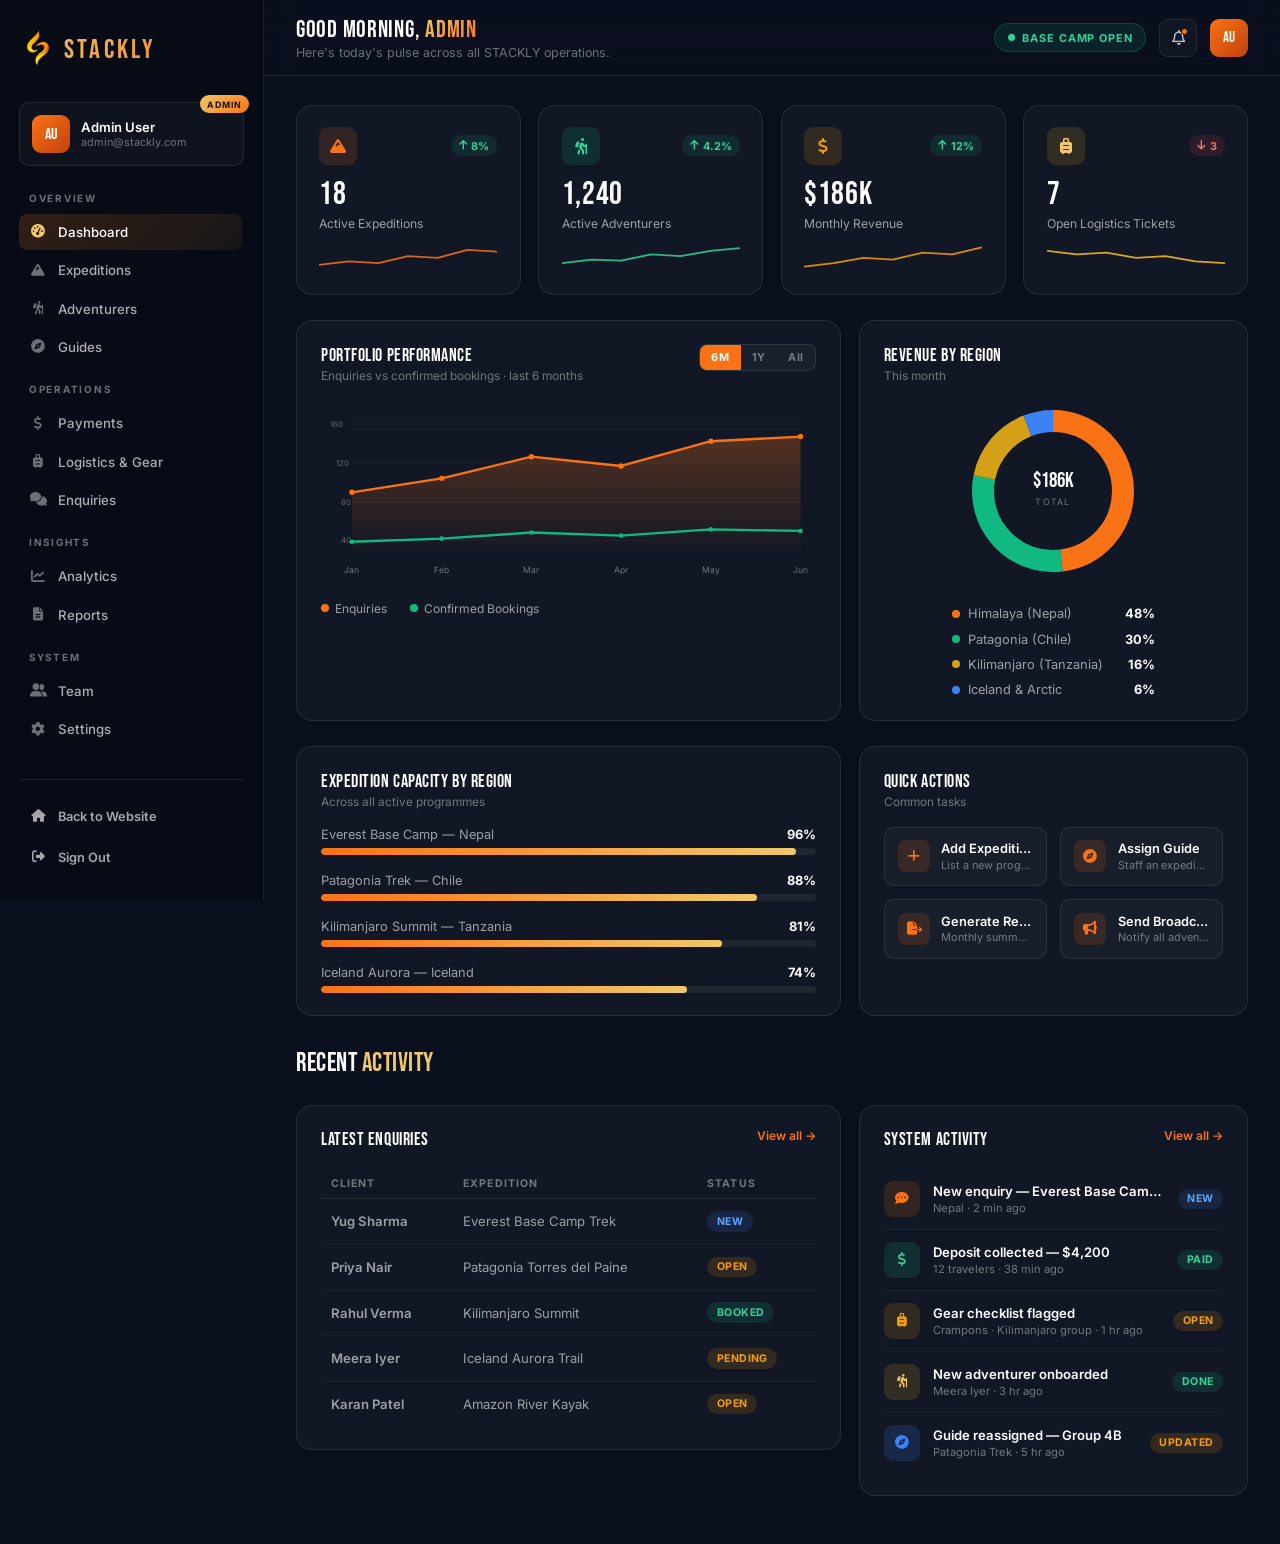
<file: dashboard_admin.html>
<!DOCTYPE html>
<html lang="en">
<head>
<meta charset="UTF-8">
<meta name="viewport" content="width=device-width,initial-scale=1.0">
<title>Admin Dashboard — STACKLY Expeditions</title>
<link rel="preconnect" href="https://fonts.googleapis.com">
<link href="https://fonts.googleapis.com/css2?family=Bebas+Neue&family=Inter:wght@300;400;500;600;700&display=swap" rel="stylesheet">
<link rel="stylesheet" href="https://cdnjs.cloudflare.com/ajax/libs/font-awesome/6.5.0/css/all.min.css">

<style>
:root{
  --navy:#0a0f1e;
  --navy-deep:#060910;
  --orange:#f97316;
  --orange-deep:#c2410c;
  --gold-light:#f0c869;
  --emerald:#059669;
  --emerald-light:#34d399;
  --glass:rgba(255,255,255,.035);
  --glass-border:rgba(255,255,255,.09);
}

body{font-family:'Inter',sans-serif;}
:root{
  --sidebar-w: 264px;
  --topbar-h: 76px;
  --radius-md: 10px;
  --radius-lg: 16px;
  --transition: .25s cubic-bezier(.4,0,.2,1);
  --blue:#3b82f6;
  --amber:#f59e0b;
  --accent: var(--orange);
  --accent3: var(--orange);
  --border: var(--glass-border);
  --text-mid: rgba(249,250,251,.6);
  --text-muted: rgba(249,250,251,.42);
}

*,*::before,*::after{box-sizing:border-box;}
html{overflow-x:hidden;}
body{max-width:100%;}
body{background:var(--navy);position:relative;min-height:100vh;margin:0;}
img,svg{max-width:100%;}
button{font-family:inherit;border:none;background:none;cursor:pointer;color:inherit;}
a{color:inherit;}

.dashboard-layout{display:block;min-height:100vh;}

.sidebar{
  background:#070b16;
  border-right:1px solid var(--glass-border);
  display:flex;flex-direction:column;
  width:var(--sidebar-w);min-width:var(--sidebar-w);max-width:var(--sidebar-w);
  flex-shrink:0;
  position:fixed;top:0;left:0;
  height:100vh;height:100dvh;
  padding:1.6rem 1.2rem;
  overflow:hidden;
  z-index:200;
}
.sidebar::-webkit-scrollbar{width:3px;}
.sidebar::-webkit-scrollbar-thumb{background:var(--orange);}

.nav-logo{
  flex-shrink:0;
  font-family:'Bebas Neue',sans-serif;font-size:1.7rem;letter-spacing:.12em;
  background:linear-gradient(135deg,var(--gold-light),var(--orange));
  -webkit-background-clip:text;-webkit-text-fill-color:transparent;
  display:block;margin-bottom:1.8rem;padding-left:.2rem;text-decoration:none;
}

.sb-user-panel{
  flex-shrink:0;
  display:flex;align-items:center;gap:.7rem;
  background:var(--glass);border:1px solid var(--glass-border);border-radius:var(--radius-md);
  padding:.75rem;margin-bottom:1.6rem;position:relative;
}
.sb-user-avatar{width:38px;height:38px;border-radius:9px;background:linear-gradient(135deg,var(--orange),var(--orange-deep));display:flex;align-items:center;justify-content:center;font-family:'Bebas Neue',sans-serif;font-size:1rem;letter-spacing:.04em;color:#fff;flex-shrink:0;}
.sb-user-info{flex:1;min-width:0;}
.sb-user-name{font-size:.82rem;font-weight:600;color:#fff;white-space:nowrap;overflow:hidden;text-overflow:ellipsis;}
.sb-user-email{font-size:.68rem;color:var(--text-muted);white-space:nowrap;overflow:hidden;text-overflow:ellipsis;}
.sb-role-badge{position:absolute;top:-8px;right:-6px;font-size:.55rem;font-weight:700;letter-spacing:.1em;padding:.2rem .45rem;border-radius:20px;text-transform:uppercase;}
.sb-role-admin{background:linear-gradient(135deg,var(--gold-light),var(--orange));color:#1a0f00;}
.sb-role-user{background:linear-gradient(135deg,var(--emerald-light),var(--emerald));color:#04231a;}

.sb-nav{
  flex:1 1 auto;min-height:0;
  display:flex;flex-direction:column;gap:.15rem;
  width:100%;overflow-y:auto;overflow-x:hidden;
  padding-right:2px;
}
.sb-nav::-webkit-scrollbar{width:3px;}
.sb-nav::-webkit-scrollbar-thumb{background:var(--orange);}
.sb-nav-label{font-size:.62rem;font-weight:700;letter-spacing:.18em;text-transform:uppercase;color:var(--text-muted);margin:1rem 0 .5rem .6rem;}
.sb-nav-label:first-child{margin-top:0;}
.sb-nav-item{display:flex;flex-direction:row;align-items:center;gap:.75rem;padding:.62rem 2.6rem .62rem .7rem;border-radius:8px;font-size:.83rem;font-weight:500;color:rgba(249,250,251,.68);cursor:pointer;transition:background var(--transition),color var(--transition);position:relative;min-width:0;width:100%;}
.sb-nav-item i{width:16px;text-align:center;font-size:.85rem;color:var(--text-muted);transition:color var(--transition);flex-shrink:0;}
.sb-nav-item span{flex:1 1 auto;min-width:0;overflow:hidden;text-overflow:ellipsis;white-space:nowrap;display:inline-block;}
.sb-nav-item:hover{background:rgba(255,255,255,.05);color:#fff;}
.sb-nav-item:hover i{color:var(--orange);}
.sb-nav-item.active{background:linear-gradient(135deg,rgba(249,115,22,.18),rgba(212,160,23,.08));color:#fff;}
.sb-nav-item.active i{color:var(--gold-light);}
.sb-nav-item.active::before{content:'';position:absolute;left:-1.2rem;top:0;bottom:0;width:3px;background:linear-gradient(180deg,var(--orange),var(--gold-light));border-radius:0 3px 3px 0;}

.sb-footer{
  flex-shrink:0;
  display:flex;flex-direction:column;gap:.35rem;
  margin-top:1.4rem;padding-top:1.2rem;
  border-top:1px solid var(--glass-border);
  width:100%;
}
.sb-footer-btn{display:flex;align-items:center;gap:.7rem;padding:.62rem .7rem;border-radius:8px;font-size:.8rem;font-weight:600;color:rgba(249,250,251,.65);background:transparent;width:100%;text-align:left;transition:background var(--transition),color var(--transition);text-decoration:none;}
.sb-footer-btn i{width:16px;text-align:center;}
.sb-footer-btn:hover{background:rgba(255,255,255,.05);color:#fff;}
.sb-signout:hover{background:rgba(239,68,68,.12);color:#f87171;}

.dash-sidebar-overlay{display:none;position:fixed;top:0;left:0;right:0;bottom:0;background:rgba(4,6,12,.6);backdrop-filter:blur(3px);z-index:150;opacity:0;transition:opacity .3s;}
.dash-sidebar-overlay.open{opacity:1;}

.dashboard-main{display:flex;flex-direction:column;min-width:0;margin-left:var(--sidebar-w);}
.dashboard-topbar{
  height:var(--topbar-h);
  display:flex;align-items:center;justify-content:space-between;
  gap:1rem;padding:0 2rem;
  background:rgba(10,15,30,.7);backdrop-filter:blur(16px);
  border-bottom:1px solid var(--glass-border);
  position:sticky;top:0;z-index:100;
}
.topbar-left{display:flex;align-items:center;gap:1rem;min-width:0;}
.topbar-greet h2{font-family:'Bebas Neue',sans-serif;font-size:1.5rem;letter-spacing:.03em;color:#fff;font-weight:400;margin:0;}
.topbar-greet h2 span{background:linear-gradient(135deg,var(--gold-light),var(--orange));-webkit-background-clip:text;-webkit-text-fill-color:transparent;}
.topbar-greet p{font-size:.78rem;color:var(--text-muted);margin:.1rem 0 0;}
.topbar-actions{display:flex;align-items:center;gap:.8rem;flex-shrink:0;}
.topbar-status-pill{display:flex;align-items:center;gap:.4rem;font-size:.68rem;font-weight:700;letter-spacing:.08em;text-transform:uppercase;color:var(--emerald-light);background:rgba(16,185,129,.12);border:1px solid rgba(16,185,129,.25);padding:.4rem .8rem;border-radius:20px;}
.topbar-icon-btn{position:relative;width:38px;height:38px;border-radius:9px;background:var(--glass);border:1px solid var(--glass-border);display:flex;align-items:center;justify-content:center;color:rgba(249,250,251,.75);font-size:.95rem;cursor:pointer;transition:border-color var(--transition),color var(--transition);}
.topbar-icon-btn:hover{border-color:var(--orange);color:var(--orange);}
.badge-dot{position:absolute;top:8px;right:8px;width:7px;height:7px;border-radius:50%;background:var(--orange);border:1.5px solid #0a0f1e;}
.topbar-user-avatar{width:38px;height:38px;border-radius:9px;background:linear-gradient(135deg,var(--orange),var(--orange-deep));display:flex;align-items:center;justify-content:center;font-family:'Bebas Neue',sans-serif;font-size:.95rem;color:#fff;flex-shrink:0;}

.dash-hamburger{display:none;flex-direction:column;justify-content:center;gap:5px;width:36px;height:36px;flex-shrink:0;}
.dash-hamburger span{display:block;width:20px;height:2px;background:var(--orange);border-radius:1px;transition:transform .3s,opacity .25s;}
.dash-hamburger.open span:nth-child(1){transform:translateY(7px) rotate(45deg);}
.dash-hamburger.open span:nth-child(2){opacity:0;}
.dash-hamburger.open span:nth-child(3){transform:translateY(-7px) rotate(-45deg);}

.dashboard-content{padding:1.8rem 2rem 3rem;display:flex;flex-direction:column;gap:1.6rem;}

.dash-section-head{margin-top:.4rem;}
.dash-section-head h3{font-family:'Bebas Neue',sans-serif;font-size:1.6rem;letter-spacing:.02em;color:#fff;font-weight:400;margin:0;}
.dash-section-head h3 em{font-style:normal;color:var(--gold-light);}

.kpi-grid{display:grid;grid-template-columns:repeat(4,1fr);gap:1.1rem;}
.kpi-card{background:var(--glass);border:1px solid var(--glass-border);border-radius:var(--radius-lg);padding:1.3rem 1.4rem 1.1rem;position:relative;overflow:hidden;transition:border-color var(--transition),transform var(--transition);}
.kpi-card:hover{border-color:rgba(249,115,22,.35);transform:translateY(-2px);}
.kpi-top{display:flex;align-items:center;justify-content:space-between;margin-bottom:.9rem;}
.kpi-icon{width:38px;height:38px;border-radius:9px;display:flex;align-items:center;justify-content:center;font-size:1rem;}
.kpi-chip{display:flex;align-items:center;gap:.3rem;font-size:.68rem;font-weight:700;padding:.22rem .5rem;border-radius:20px;}
.kpi-chip.up{color:#34d399;background:rgba(16,185,129,.12);}
.kpi-chip.down{color:#f87171;background:rgba(239,68,68,.12);}
.kpi-value{font-family:'Bebas Neue',sans-serif;font-size:2rem;letter-spacing:.02em;color:#fff;line-height:1;}
.kpi-label{font-size:.76rem;color:var(--text-mid);margin-top:.3rem;}
.kpi-spark{width:100%;height:30px;margin-top:.7rem;opacity:.85;}

.chart-grid{display:grid;grid-template-columns:1.4fr 1fr;gap:1.1rem;align-items:stretch;}
.panel{background:var(--glass);border:1px solid var(--glass-border);border-radius:var(--radius-lg);padding:1.4rem 1.5rem;min-width:0;}
.panel-head{display:flex;align-items:flex-start;justify-content:space-between;gap:1rem;margin-bottom:1.1rem;flex-wrap:wrap;}
.panel-head h4{font-family:'Bebas Neue',sans-serif;font-size:1.15rem;letter-spacing:.03em;font-weight:400;color:#fff;margin:0;}
.panel-head p{font-size:.74rem;color:var(--text-muted);margin:.15rem 0 0;}
.chart-toggle{display:flex;background:rgba(255,255,255,.04);border:1px solid var(--glass-border);border-radius:8px;overflow:hidden;flex-shrink:0;}
.chart-toggle button{padding:.35rem .7rem;font-size:.68rem;font-weight:700;letter-spacing:.05em;color:var(--text-muted);background:transparent;}
.chart-toggle button.active{background:var(--orange);color:#fff;}
.chart-legend{display:flex;gap:1.4rem;margin-top:.9rem;flex-wrap:wrap;}
.chart-legend span{display:flex;align-items:center;gap:.4rem;font-size:.75rem;color:var(--text-mid);}
.lg-dot{width:8px;height:8px;border-radius:50%;display:inline-block;flex-shrink:0;}

.donut-wrap{display:flex;align-items:center;gap:1.6rem;flex-wrap:wrap;justify-content:center;}
.donut-seg{transition:stroke-dasharray 2s cubic-bezier(.16,1,.3,1);}
.chart-draw{stroke-dasharray:1000;stroke-dashoffset:1000;transition:stroke-dashoffset 1.6s cubic-bezier(.16,1,.3,1);}
.chart-draw.drawn{stroke-dashoffset:0;}
.chart-fade{opacity:0;transition:opacity 1s ease .4s;}
.chart-fade.shown{opacity:1;}
.donut-center-val{font-family:'Bebas Neue',sans-serif;font-size:1.3rem;fill:#fff;}
.donut-center-lbl{font-size:.55rem;fill:var(--text-muted);letter-spacing:.14em;}
.donut-legend{display:flex;flex-direction:column;gap:.65rem;}
.donut-li{display:flex;align-items:center;gap:.55rem;font-size:.8rem;color:var(--text-mid);}
.donut-li .dv{margin-left:auto;font-weight:700;color:#fff;padding-left:1rem;}

.prog-row{margin-bottom:1.1rem;}
.prog-row:last-child{margin-bottom:0;}
.prog-top{display:flex;justify-content:space-between;margin-bottom:.4rem;}
.prog-top .pl{font-size:.8rem;color:var(--text-mid);}
.prog-top .pv{font-size:.8rem;font-weight:700;color:#fff;}
.prog-bar{height:7px;border-radius:20px;background:rgba(255,255,255,.06);overflow:hidden;}
.prog-fill{height:100%;border-radius:20px;background:linear-gradient(90deg,var(--orange),var(--gold-light));width:0;transition:width 2s cubic-bezier(.16,1,.3,1);}

.qa-grid{display:grid;grid-template-columns:1fr 1fr;gap:.8rem;}
.qa-btn{display:flex;align-items:center;gap:.7rem;background:rgba(255,255,255,.03);border:1px solid var(--glass-border);border-radius:var(--radius-md);padding:.8rem .85rem;text-align:left;transition:border-color var(--transition),background var(--transition),transform var(--transition);min-width:0;}
.qa-btn:hover{border-color:rgba(249,115,22,.4);background:rgba(249,115,22,.06);transform:translateY(-2px);}
.qa-btn i{width:32px;height:32px;border-radius:8px;background:rgba(249,115,22,.14);color:var(--orange);display:flex;align-items:center;justify-content:center;flex-shrink:0;font-size:.85rem;}
.qa-btn>div:last-child{min-width:0;overflow:hidden;}
.qa-t,.qa-s{overflow:hidden;text-overflow:ellipsis;white-space:nowrap;}
.qa-t{font-size:.8rem;font-weight:600;color:#fff;}
.qa-s{font-size:.68rem;color:var(--text-muted);margin-top:.1rem;}

.bottom-grid{display:grid;grid-template-columns:1.4fr 1fr;gap:1.1rem;align-items:start;}
.view-link{font-size:.75rem;font-weight:600;color:var(--orange);cursor:pointer;white-space:nowrap;transition:color var(--transition);}
.view-link:hover{color:var(--gold-light);}
.table-scroll{overflow-x:auto;}
.dash-table{width:100%;border-collapse:collapse;min-width:420px;}
.dash-table thead th{text-align:left;font-size:.66rem;font-weight:700;letter-spacing:.1em;text-transform:uppercase;color:var(--text-muted);padding:.5rem .6rem;border-bottom:1px solid var(--glass-border);}
.dash-table tbody td{padding:.75rem .6rem;font-size:.82rem;color:var(--text-mid);border-bottom:1px solid rgba(255,255,255,.04);}
.dash-table tbody tr:last-child td{border-bottom:none;}
.t-name{color:#fff;font-weight:600;}
.t-price{color:var(--gold-light);font-weight:700;}

.act-badge{display:inline-flex;align-items:center;font-size:.66rem;font-weight:700;letter-spacing:.04em;padding:.24rem .6rem;border-radius:20px;text-transform:uppercase;white-space:nowrap;}
.b-new{background:rgba(59,130,246,.14);color:#60a5fa;}
.b-open{background:rgba(245,158,11,.14);color:var(--amber);}
.b-pending{background:rgba(245,158,11,.14);color:var(--amber);}
.b-confirmed{background:rgba(16,185,129,.14);color:#34d399;}
.b-saved{background:rgba(249,115,22,.14);color:var(--orange);}

.act-item{display:flex;align-items:center;gap:.85rem;padding:.75rem 0;border-bottom:1px solid rgba(255,255,255,.04);}
.act-item:last-child{border-bottom:none;}
.act-icon{width:36px;height:36px;border-radius:9px;display:flex;align-items:center;justify-content:center;font-size:.85rem;flex-shrink:0;}
.act-body{flex:1;min-width:0;}
.act-name{font-size:.82rem;font-weight:600;color:#fff;white-space:nowrap;overflow:hidden;text-overflow:ellipsis;}
.act-meta{font-size:.7rem;color:var(--text-muted);margin-top:.15rem;}

.btn{display:inline-flex;align-items:center;gap:.5rem;font-size:.78rem;font-weight:700;letter-spacing:.06em;text-transform:uppercase;padding:.7rem 1.2rem;border-radius:8px;transition:transform var(--transition),box-shadow var(--transition);}
.btn-accent{background:linear-gradient(135deg,var(--orange),var(--orange-deep));color:#fff;box-shadow:0 8px 22px rgba(249,115,22,.28);}
.btn-accent:hover{transform:translateY(-2px);box-shadow:0 12px 28px rgba(249,115,22,.38);}

.nav-logo{
  display:flex;
  align-items:center;
  gap:.6rem;
}
.nav-logo-img{
  height:48px;
  width:auto;
  display:block;
  flex-shrink:0;
}
@media(max-width:768px){
  .nav-logo-img{ height:38px; }
}

.footer-brand-name{
  display:flex;
  align-items:center;
  gap:.7rem;
}
.footer-logo-img{
  height:50px;
  width:auto;
  display:block;
  flex-shrink:0;
}

@media(max-width:1180px){
  .kpi-grid{grid-template-columns:repeat(2,1fr);}
  .chart-grid,.bottom-grid{grid-template-columns:1fr;}
}
@media(max-width:900px){
  .dashboard-main{margin-left:0;}
  .sidebar{
    bottom:0;
    width:min(270px,85vw);min-width:0;max-width:min(270px,85vw);
    transform:translateX(-100%);transition:transform .32s cubic-bezier(.4,0,.2,1);
    box-shadow:0 0 60px rgba(0,0,0,.5);
  }
  .sidebar.open{transform:translateX(0);}
  .dash-sidebar-overlay.open{display:block;}
  .dash-hamburger{display:flex;}
  .topbar-greet p{display:none;}
  .dashboard-content{padding:1.4rem 1.2rem 2.4rem;}
}
@media(max-width:640px){
  .kpi-grid{grid-template-columns:1fr;}
  .qa-grid{grid-template-columns:1fr;}
  .dashboard-topbar{padding:0 1rem;}
  .topbar-greet h2{font-size:1.2rem;}
  .topbar-status-pill span,.topbar-status-pill{font-size:.6rem;padding:.32rem .6rem;}
  .donut-wrap{flex-direction:column;}

  .sidebar{width:min(240px,80vw)!important;min-width:0!important;max-width:min(240px,80vw)!important;padding:1.3rem 1rem;}
  .nav-logo{font-size:1.4rem;margin-bottom:1.3rem;}
  .sb-user-panel{padding:.6rem;gap:.55rem;}
  .sb-user-avatar{width:32px;height:32px;font-size:.85rem;}
  .sb-nav-item{font-size:.78rem;gap:.55rem;padding:.56rem 2.15rem .56rem .55rem;}
  .sb-nav-item i{font-size:.78rem;width:14px;}
 
}
@media(max-width:400px){
  .topbar-status-pill{display:none;}
  .sidebar{width:min(210px,78vw)!important;max-width:min(210px,78vw)!important;padding:1.1rem .85rem;}
  .nav-logo{font-size:1.25rem;margin-bottom:1.1rem;}
  .sb-nav-label{font-size:.56rem;margin:.85rem 0 .4rem .5rem;}
  .sb-nav-item{font-size:.73rem;padding:.5rem 2rem .5rem .5rem;gap:.5rem;}

}
</style>
</head>
<body>

<div class="dash-sidebar-overlay" id="dashOverlay" onclick="closeDashSidebar()"></div>
<div class="dashboard-layout">

  <!-- ══════════ SIDEBAR ══════════ -->
  <aside class="sidebar" id="sidebar">

    <!-- 1) Logo — fixed at top -->
      <a href="index.html" class="nav-logo">
  <img src="./assets/stackly adventure tourism logo.webp" alt="Stackly logo" class="nav-logo-img">
  STACKLY
</a>

    <!-- 2) User identity card — fixed, right under the logo -->
    <div class="sb-user-panel">
      <div class="sb-user-avatar" id="sidebarAvatar">AD</div>
      <div class="sb-user-info">
        <div class="sb-user-name" id="sidebarName">Admin User</div>
        <div class="sb-user-email" id="sidebarEmail">admin@stackly.com</div>
      </div>
      <span class="sb-role-badge sb-role-admin">ADMIN</span>
    </div>

    <!-- 3) Nav links — scrollable, fills remaining space -->
    <nav class="sb-nav">
      <div class="sb-nav-label">Overview</div>
      <div class="sb-nav-item active"><i class="fa-solid fa-gauge-high"></i><span>Dashboard</span></div>
      <div class="sb-nav-item" onclick="navTo404()"><i class="fa-solid fa-mountain"></i><span>Expeditions</span></div>
      <div class="sb-nav-item" onclick="navTo404()"><i class="fa-solid fa-person-hiking"></i><span>Adventurers</span></div>
      <div class="sb-nav-item" onclick="navTo404()"><i class="fa-solid fa-compass"></i><span>Guides</span></div>

      <div class="sb-nav-label">Operations</div>
      <div class="sb-nav-item" onclick="navTo404()"><i class="fa-solid fa-dollar-sign"></i><span>Payments</span></div>
      <div class="sb-nav-item" onclick="navTo404()"><i class="fa-solid fa-suitcase-rolling"></i><span>Logistics &amp; Gear</span></div>
      <div class="sb-nav-item" onclick="navTo404()"><i class="fa-solid fa-comments"></i><span>Enquiries</span></div>

      <div class="sb-nav-label">Insights</div>
      <div class="sb-nav-item" onclick="navTo404()"><i class="fa-solid fa-chart-line"></i><span>Analytics</span></div>
      <div class="sb-nav-item" onclick="navTo404()"><i class="fa-solid fa-file-lines"></i><span>Reports</span></div>

      <div class="sb-nav-label">System</div>
      <div class="sb-nav-item" onclick="navTo404()"><i class="fa-solid fa-user-group"></i><span>Team</span></div>
      <div class="sb-nav-item" onclick="navTo404()"><i class="fa-solid fa-gear"></i><span>Settings</span></div>
    </nav>

    <!-- 4) Footer actions — pinned to the bottom -->
    <div class="sb-footer">
      <a href="index.html" class="sb-footer-btn"><i class="fa-solid fa-house"></i><span>Back to Website</span></a>
      <button class="sb-footer-btn sb-signout" onclick="signOut()"><i class="fa-solid fa-right-from-bracket"></i><span>Sign Out</span></button>
    </div>
  </aside>

  <!-- ══════════ MAIN ══════════ -->
  <main class="dashboard-main">

    <!-- TOPBAR -->
    <div class="dashboard-topbar">
      <div class="topbar-left">
        <button class="dash-hamburger" id="dashHam" onclick="toggleDashSidebar()" aria-label="Toggle menu"><span></span><span></span><span></span></button>
        <div class="topbar-greet">
          <h2 id="dashGreeting">Good Morning, <span>Admin</span></h2>
          <p>Here's today's pulse across all STACKLY operations.</p>
        </div>
      </div>
      <div class="topbar-actions">
        <div class="topbar-status-pill"><i class="fa-solid fa-circle" style="font-size:.45rem"></i> Base Camp Open</div>
        <div class="topbar-icon-btn" onclick="navTo404()"><i class="fa-regular fa-bell"></i><div class="badge-dot"></div></div>
        <div class="topbar-user-avatar" id="topbarAvatar" onclick="navTo404()">AD</div>
      </div>
    </div>

    <!-- CONTENT -->
    <div class="dashboard-content">

      <!-- KPI CARDS -->
      <div class="kpi-grid">
        <div class="kpi-card">
          <div class="kpi-top">
            <div class="kpi-icon" style="background:rgba(249,115,22,.14);color:var(--accent3)"><i class="fa-solid fa-mountain"></i></div>
            <span class="kpi-chip up"><i class="fa-solid fa-arrow-up"></i> 8%</span>
          </div>
          <div class="kpi-value">18</div>
          <div class="kpi-label">Active Expeditions</div>
          <svg class="kpi-spark" viewBox="0 0 120 34" preserveAspectRatio="none"><polyline class="chart-draw" fill="none" stroke="#f97316" stroke-width="2" points="0,26 20,22 40,24 60,16 80,18 100,9 120,11"/></svg>
        </div>
        <div class="kpi-card">
          <div class="kpi-top">
            <div class="kpi-icon" style="background:rgba(16,185,129,.14);color:#34d399"><i class="fa-solid fa-person-hiking"></i></div>
            <span class="kpi-chip up"><i class="fa-solid fa-arrow-up"></i> 4.2%</span>
          </div>
          <div class="kpi-value">1,240</div>
          <div class="kpi-label">Active Adventurers</div>
          <svg class="kpi-spark" viewBox="0 0 120 34" preserveAspectRatio="none"><polyline class="chart-draw" fill="none" stroke="#34d399" stroke-width="2" points="0,24 20,20 40,21 60,14 80,16 100,10 120,7"/></svg>
        </div>
        <div class="kpi-card">
          <div class="kpi-top">
            <div class="kpi-icon" style="background:rgba(245,158,11,.14);color:var(--amber)"><i class="fa-solid fa-dollar-sign"></i></div>
            <span class="kpi-chip up"><i class="fa-solid fa-arrow-up"></i> 12%</span>
          </div>
          <div class="kpi-value">$186K</div>
          <div class="kpi-label">Monthly Revenue</div>
          <svg class="kpi-spark" viewBox="0 0 120 34" preserveAspectRatio="none"><polyline class="chart-draw" fill="none" stroke="#f59e0b" stroke-width="2" points="0,28 20,24 40,18 60,20 80,12 100,14 120,6"/></svg>
        </div>
        <div class="kpi-card">
          <div class="kpi-top">
            <div class="kpi-icon" style="background:rgba(212,160,23,.16);color:var(--gold-light)"><i class="fa-solid fa-suitcase-rolling"></i></div>
            <span class="kpi-chip down"><i class="fa-solid fa-arrow-down"></i> 3</span>
          </div>
          <div class="kpi-value">7</div>
          <div class="kpi-label">Open Logistics Tickets</div>
          <svg class="kpi-spark" viewBox="0 0 120 34" preserveAspectRatio="none"><polyline class="chart-draw" fill="none" stroke="#fbbf24" stroke-width="2" points="0,10 20,14 40,12 60,18 80,16 100,22 120,24"/></svg>
        </div>
      </div>

      <!-- CHART ROW -->
      <div class="chart-grid">
        <!-- line chart -->
        <div class="panel">
          <div class="panel-head">
            <div><h4>Portfolio Performance</h4><p>Enquiries vs confirmed bookings · last 6 months</p></div>
            <div class="chart-toggle"><button class="active">6M</button><button onclick="navTo404()">1Y</button><button onclick="navTo404()">All</button></div>
          </div>
          <svg viewBox="0 0 640 240" preserveAspectRatio="xMidYMid meet" style="width:100%;display:block" class="portfolio-chart">
            <defs>
              <linearGradient id="fillEnq" x1="0" y1="0" x2="0" y2="1"><stop offset="0%" stop-color="#f97316" stop-opacity=".28"/><stop offset="100%" stop-color="#f97316" stop-opacity="0"/></linearGradient>
            </defs>
            <g stroke="rgba(255,255,255,.06)" stroke-width="1">
              <line x1="40" y1="30" x2="620" y2="30"/><line x1="40" y1="80" x2="620" y2="80"/>
              <line x1="40" y1="130" x2="620" y2="130"/><line x1="40" y1="180" x2="620" y2="180"/>
            </g>
            <g fill="rgba(255,255,255,.35)" font-size="10" font-family="Inter">
              <text x="12" y="34">160</text><text x="20" y="84">120</text><text x="26" y="134">80</text><text x="26" y="184">40</text>
            </g>
            <polygon class="chart-fade" fill="url(#fillEnq)" points="40,118 156,100 272,72 388,84 504,52 620,46 620,200 40,200"/>
            <polyline class="chart-draw" fill="none" stroke="#f97316" stroke-width="3" stroke-linecap="round" stroke-linejoin="round" points="40,118 156,100 272,72 388,84 504,52 620,46"/>
            <polyline class="chart-draw" fill="none" stroke="#10b981" stroke-width="3" stroke-linecap="round" stroke-linejoin="round" points="40,182 156,178 272,170 388,174 504,166 620,168"/>
            <g class="chart-fade" fill="#f97316"><circle cx="40" cy="118" r="3.5"/><circle cx="156" cy="100" r="3.5"/><circle cx="272" cy="72" r="3.5"/><circle cx="388" cy="84" r="3.5"/><circle cx="504" cy="52" r="3.5"/><circle cx="620" cy="46" r="3.5"/></g>
            <g class="chart-fade" fill="#10b981"><circle cx="40" cy="182" r="3"/><circle cx="156" cy="178" r="3"/><circle cx="272" cy="170" r="3"/><circle cx="388" cy="174" r="3"/><circle cx="504" cy="166" r="3"/><circle cx="620" cy="168" r="3"/></g>
            <g fill="rgba(255,255,255,.4)" font-size="11" font-family="Inter" text-anchor="middle">
              <text x="40" y="222">Jan</text><text x="156" y="222">Feb</text><text x="272" y="222">Mar</text><text x="388" y="222">Apr</text><text x="504" y="222">May</text><text x="620" y="222">Jun</text>
            </g>
          </svg>
          <div class="chart-legend">
            <span><i class="lg-dot" style="background:#f97316"></i> Enquiries</span>
            <span><i class="lg-dot" style="background:#10b981"></i> Confirmed Bookings</span>
          </div>
        </div>

        <!-- donut -->
        <div class="panel">
          <div class="panel-head"><div><h4>Revenue by Region</h4><p>This month</p></div></div>
          <div class="donut-wrap">
            <svg viewBox="0 0 180 180" width="180" height="180" class="donut-chart">
              <g transform="rotate(-90 90 90)" fill="none" stroke-width="22">
                <circle cx="90" cy="90" r="70" stroke="rgba(255,255,255,.05)"/>
                <circle class="donut-seg" cx="90" cy="90" r="70" stroke="#f97316" data-dash="211 440" stroke-dasharray="0 440" stroke-dashoffset="0"/>
                <circle class="donut-seg" cx="90" cy="90" r="70" stroke="#10b981" data-dash="132 440" stroke-dasharray="0 440" stroke-dashoffset="-211"/>
                <circle class="donut-seg" cx="90" cy="90" r="70" stroke="#d4a017" data-dash="70 440" stroke-dasharray="0 440" stroke-dashoffset="-343"/>
                <circle class="donut-seg" cx="90" cy="90" r="70" stroke="#3b82f6" data-dash="27 440" stroke-dasharray="0 440" stroke-dashoffset="-413"/>
              </g>
              <text x="90" y="86" text-anchor="middle" class="donut-center-val" fill="#fff">$186K</text>
              <text x="90" y="104" text-anchor="middle" class="donut-center-lbl">TOTAL</text>
            </svg>
            <div class="donut-legend">
              <div class="donut-li"><i class="lg-dot" style="background:#f97316"></i> Himalaya (Nepal) <span class="dv">48%</span></div>
              <div class="donut-li"><i class="lg-dot" style="background:#10b981"></i> Patagonia (Chile) <span class="dv">30%</span></div>
              <div class="donut-li"><i class="lg-dot" style="background:#d4a017"></i> Kilimanjaro (Tanzania) <span class="dv">16%</span></div>
              <div class="donut-li"><i class="lg-dot" style="background:#3b82f6"></i> Iceland &amp; Arctic <span class="dv">6%</span></div>
            </div>
          </div>
        </div>
      </div>

      <!-- CAPACITY + QUICK ACTIONS -->
      <div class="chart-grid">
        <div class="panel">
          <div class="panel-head"><div><h4>Expedition Capacity by Region</h4><p>Across all active programmes</p></div></div>
          <div class="prog-row"><div class="prog-top"><span class="pl">Everest Base Camp — Nepal</span><span class="pv">96%</span></div><div class="prog-bar"><div class="prog-fill" data-width="96"></div></div></div>
          <div class="prog-row"><div class="prog-top"><span class="pl">Patagonia Trek — Chile</span><span class="pv">88%</span></div><div class="prog-bar"><div class="prog-fill" data-width="88"></div></div></div>
          <div class="prog-row"><div class="prog-top"><span class="pl">Kilimanjaro Summit — Tanzania</span><span class="pv">81%</span></div><div class="prog-bar"><div class="prog-fill" data-width="81"></div></div></div>
          <div class="prog-row"><div class="prog-top"><span class="pl">Iceland Aurora — Iceland</span><span class="pv">74%</span></div><div class="prog-bar"><div class="prog-fill" data-width="74"></div></div></div>
        </div>
        <div class="panel">
          <div class="panel-head"><div><h4>Quick Actions</h4><p>Common tasks</p></div></div>
          <div class="qa-grid">
            <button class="qa-btn" onclick="navTo404()"><i class="fa-solid fa-plus"></i><div><div class="qa-t">Add Expedition</div><div class="qa-s">List a new programme</div></div></button>
            <button class="qa-btn" onclick="navTo404()"><i class="fa-solid fa-compass"></i><div><div class="qa-t">Assign Guide</div><div class="qa-s">Staff an expedition</div></div></button>
            <button class="qa-btn" onclick="navTo404()"><i class="fa-solid fa-file-export"></i><div><div class="qa-t">Generate Report</div><div class="qa-s">Monthly summary</div></div></button>
            <button class="qa-btn" onclick="navTo404()"><i class="fa-solid fa-bullhorn"></i><div><div class="qa-t">Send Broadcast</div><div class="qa-s">Notify all adventurers</div></div></button>
          </div>
        </div>
      </div>

      <!-- BOTTOM ROW -->
      <div class="dash-section-head"><h3>Recent <em>Activity</em></h3></div>
      <div class="bottom-grid">
        <!-- recent enquiries table -->
        <div class="panel">
          <div class="panel-head"><div><h4>Latest Enquiries</h4></div><a class="view-link" onclick="navTo404()" style="cursor:pointer">View all →</a></div>
          <div class="table-scroll">
          <table class="dash-table">
            <thead><tr><th>Client</th><th>Expedition</th><th>Status</th></tr></thead>
            <tbody>
              <tr><td class="t-name">Yug Sharma</td><td>Everest Base Camp Trek</td><td><span class="act-badge b-new">New</span></td></tr>
              <tr><td class="t-name">Priya Nair</td><td>Patagonia Torres del Paine</td><td><span class="act-badge b-open">Open</span></td></tr>
              <tr><td class="t-name">Rahul Verma</td><td>Kilimanjaro Summit</td><td><span class="act-badge b-confirmed">Booked</span></td></tr>
              <tr><td class="t-name">Meera Iyer</td><td>Iceland Aurora Trail</td><td><span class="act-badge b-pending">Pending</span></td></tr>
              <tr><td class="t-name">Karan Patel</td><td>Amazon River Kayak</td><td><span class="act-badge b-open">Open</span></td></tr>
            </tbody>
          </table>
          </div>
        </div>
        <!-- activity feed -->
        <div class="panel">
          <div class="panel-head"><div><h4>System Activity</h4></div><a class="view-link" onclick="navTo404()" style="cursor:pointer">View all →</a></div>
          <div class="act-item"><div class="act-icon" style="background:rgba(249,115,22,.14);color:var(--accent3)"><i class="fa-solid fa-comment-dots"></i></div><div class="act-body"><div class="act-name">New enquiry — Everest Base Camp Trek</div><div class="act-meta">Nepal · 2 min ago</div></div><span class="act-badge b-new">New</span></div>
          <div class="act-item"><div class="act-icon" style="background:rgba(16,185,129,.14);color:#34d399"><i class="fa-solid fa-dollar-sign"></i></div><div class="act-body"><div class="act-name">Deposit collected — $4,200</div><div class="act-meta">12 travelers · 38 min ago</div></div><span class="act-badge b-confirmed">Paid</span></div>
          <div class="act-item"><div class="act-icon" style="background:rgba(245,158,11,.14);color:var(--amber)"><i class="fa-solid fa-suitcase-rolling"></i></div><div class="act-body"><div class="act-name">Gear checklist flagged</div><div class="act-meta">Crampons · Kilimanjaro group · 1 hr ago</div></div><span class="act-badge b-pending">Open</span></div>
          <div class="act-item"><div class="act-icon" style="background:rgba(212,160,23,.16);color:var(--gold-light)"><i class="fa-solid fa-person-hiking"></i></div><div class="act-body"><div class="act-name">New adventurer onboarded</div><div class="act-meta">Meera Iyer · 3 hr ago</div></div><span class="act-badge b-confirmed">Done</span></div>
          <div class="act-item"><div class="act-icon" style="background:rgba(59,130,246,.16);color:var(--blue)"><i class="fa-solid fa-compass"></i></div><div class="act-body"><div class="act-name">Guide reassigned — Group 4B</div><div class="act-meta">Patagonia Trek · 5 hr ago</div></div><span class="act-badge b-open">Updated</span></div>
        </div>
      </div>

    </div>
  </main>
</div>

<script>
'use strict';
function navTo404(){ try{sessionStorage.setItem('pms_ref',window.location.href);}catch(e){} window.location.href='404.html'; }

var _open=false;
function toggleDashSidebar(){
  if(window.innerWidth>900)return;
  _open=!_open;
  var sb=document.getElementById('sidebar'),ham=document.getElementById('dashHam'),ov=document.getElementById('dashOverlay');
  if(_open){sb.classList.add('open');ham.classList.add('open');ov.classList.add('open');ov.style.display='block';document.body.style.overflow='hidden';}
  else closeDashSidebar();
}
function closeDashSidebar(){
  _open=false;
  var sb=document.getElementById('sidebar'),ham=document.getElementById('dashHam'),ov=document.getElementById('dashOverlay');
  if(sb)sb.classList.remove('open');if(ham)ham.classList.remove('open');
  if(ov){ov.classList.remove('open');ov.style.display='none';}
  document.body.style.overflow='';
}
window.addEventListener('resize',function(){if(window.innerWidth>900)closeDashSidebar();});
window.addEventListener('pageshow',function(){closeDashSidebar();});
document.addEventListener('keydown',function(e){if(e.key==='Escape')closeDashSidebar();});

// close drawer automatically after tapping a nav link on mobile
document.getElementById('sidebar').addEventListener('click',function(e){
  if(window.innerWidth<=900 && e.target.closest('.sb-nav-item')) closeDashSidebar();
});

function signOut(){try{['sl_user','sl_email','sl_role','sl_initials'].forEach(function(k){localStorage.removeItem(k);});}catch(e){}window.location.href='login.html';}

(function(){
  var user='Admin User',email='admin@stackly.com';
  try{user=localStorage.getItem('sl_user')||user;email=localStorage.getItem('sl_email')||email;}catch(e){}
  var initials=user.split(' ').map(function(n){return n[0];}).join('').toUpperCase().slice(0,2)||'AD';
  var a1=document.getElementById('sidebarAvatar');if(a1)a1.textContent=initials;
  var a2=document.getElementById('topbarAvatar');if(a2)a2.textContent=initials;
  var sn=document.getElementById('sidebarName');if(sn)sn.textContent=user;
  var se=document.getElementById('sidebarEmail');if(se)se.textContent=email;
  var g=document.getElementById('dashGreeting');
  if(g){var first=user.split(' ')[0];var h=new Date().getHours();var t=h<12?'Good Morning':h<17?'Good Afternoon':'Good Evening';g.innerHTML=t+', <span>'+first+'</span>';}
})();

// ── Entrance animations: bars, donut and line charts grow from 0 → value ──
(function(){
  function run(){
    // Progress bars: 0% → target width, staggered
    document.querySelectorAll('.prog-fill').forEach(function(el,i){
      var target=el.getAttribute('data-width');
      setTimeout(function(){ el.style.width=target+'%'; }, 150+i*160);
    });

    // Donut segments: draw each ring slice in from 0
    document.querySelectorAll('.donut-seg').forEach(function(el,i){
      var target=el.getAttribute('data-dash');
      setTimeout(function(){ el.setAttribute('stroke-dasharray',target); }, 200+i*200);
    });

    // Line/area charts: use real path length so the draw-in is pixel-accurate
    document.querySelectorAll('polyline.chart-draw').forEach(function(el,i){
      var len=el.getTotalLength();
      el.style.strokeDasharray=len;
      el.style.strokeDashoffset=len;
      el.getBoundingClientRect(); // force reflow before transition
      el.style.transition='stroke-dashoffset 2s cubic-bezier(.16,1,.3,1) '+(i*0.2)+'s';
      setTimeout(function(){ el.style.strokeDashoffset='0'; }, 60);
    });

    // Area fills + data-point dots: fade in after the lines start drawing
    document.querySelectorAll('.chart-fade').forEach(function(el){ el.classList.add('shown'); });
  }
  if(document.readyState==='loading'){document.addEventListener('DOMContentLoaded',run);}else{run();}
})();
</script>
</body>
</html>
</file>
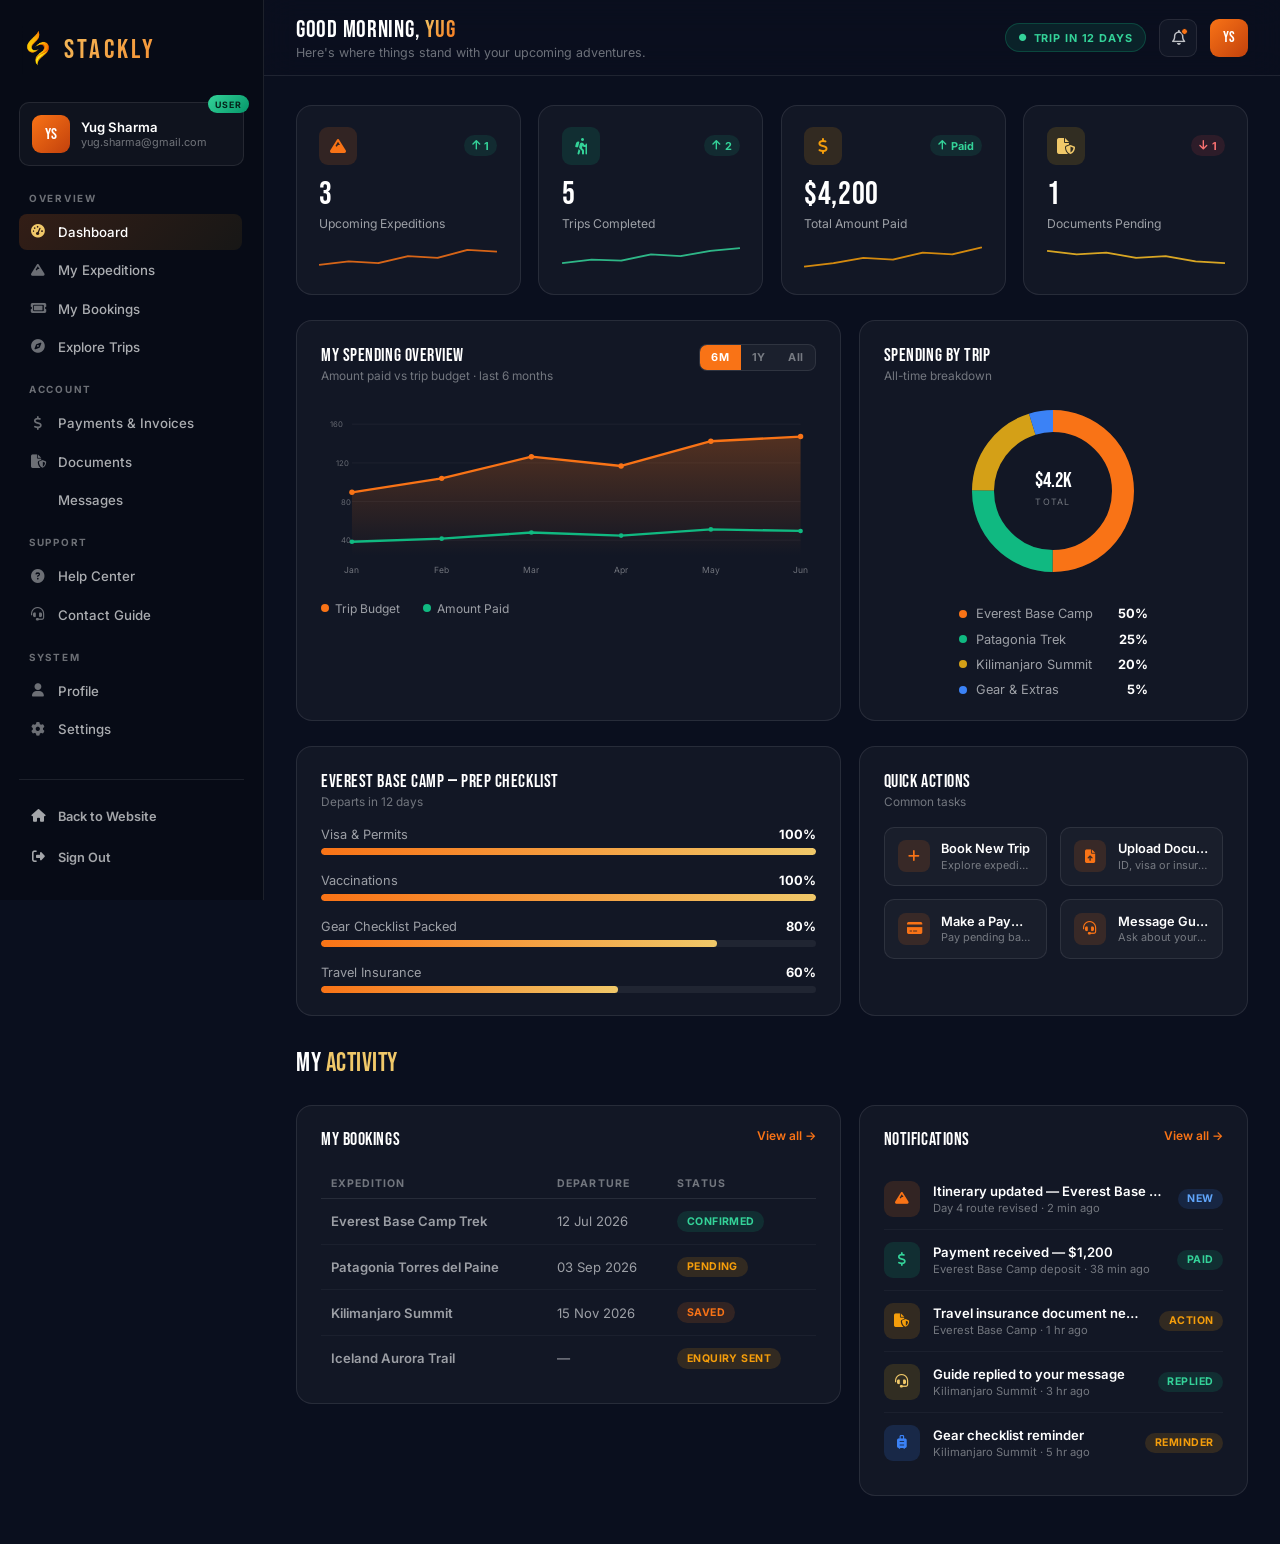
<file: dashboard_user.html>
<!DOCTYPE html>
<html lang="en">
<head>
<meta charset="UTF-8">
<meta name="viewport" content="width=device-width,initial-scale=1.0">
<title>My Dashboard — STACKLY Expeditions</title>
<link rel="preconnect" href="https://fonts.googleapis.com">
<link href="https://fonts.googleapis.com/css2?family=Bebas+Neue&family=Inter:wght@300;400;500;600;700&display=swap" rel="stylesheet">
<link rel="stylesheet" href="https://cdnjs.cloudflare.com/ajax/libs/font-awesome/6.5.0/css/all.min.css">

<style>
:root{
  --navy:#0a0f1e;
  --navy-deep:#060910;
  --orange:#f97316;
  --orange-deep:#c2410c;
  --gold-light:#f0c869;
  --emerald:#059669;
  --emerald-light:#34d399;
  --glass:rgba(255,255,255,.035);
  --glass-border:rgba(255,255,255,.09);
}

body{font-family:'Inter',sans-serif;}
:root{
  --sidebar-w: 264px;
  --topbar-h: 76px;
  --radius-md: 10px;
  --radius-lg: 16px;
  --transition: .25s cubic-bezier(.4,0,.2,1);
  --blue:#3b82f6;
  --amber:#f59e0b;
  --accent: var(--orange);
  --accent3: var(--orange);
  --border: var(--glass-border);
  --text-mid: rgba(249,250,251,.6);
  --text-muted: rgba(249,250,251,.42);
}

*,*::before,*::after{box-sizing:border-box;}
html{overflow-x:hidden;}
body{max-width:100%;}
body{background:var(--navy);position:relative;min-height:100vh;margin:0;}
img,svg{max-width:100%;}
button{font-family:inherit;border:none;background:none;cursor:pointer;color:inherit;}
a{color:inherit;}

.dashboard-layout{display:block;min-height:100vh;}

.sidebar{
  background:#070b16;
  border-right:1px solid var(--glass-border);
  display:flex;flex-direction:column;
  width:var(--sidebar-w);min-width:var(--sidebar-w);max-width:var(--sidebar-w);
  flex-shrink:0;
  position:fixed;top:0;left:0;
  height:100vh;height:100dvh;
  padding:1.6rem 1.2rem;
  overflow:hidden;
  z-index:200;
}
.sidebar::-webkit-scrollbar{width:3px;}
.sidebar::-webkit-scrollbar-thumb{background:var(--orange);}

.nav-logo{
  flex-shrink:0;
  font-family:'Bebas Neue',sans-serif;font-size:1.7rem;letter-spacing:.12em;
  background:linear-gradient(135deg,var(--gold-light),var(--orange));
  -webkit-background-clip:text;-webkit-text-fill-color:transparent;
  display:block;margin-bottom:1.8rem;padding-left:.2rem;text-decoration:none;
}

.sb-user-panel{
  flex-shrink:0;
  display:flex;align-items:center;gap:.7rem;
  background:var(--glass);border:1px solid var(--glass-border);border-radius:var(--radius-md);
  padding:.75rem;margin-bottom:1.6rem;position:relative;
}
.sb-user-avatar{width:38px;height:38px;border-radius:9px;background:linear-gradient(135deg,var(--orange),var(--orange-deep));display:flex;align-items:center;justify-content:center;font-family:'Bebas Neue',sans-serif;font-size:1rem;letter-spacing:.04em;color:#fff;flex-shrink:0;}
.sb-user-info{flex:1;min-width:0;}
.sb-user-name{font-size:.82rem;font-weight:600;color:#fff;white-space:nowrap;overflow:hidden;text-overflow:ellipsis;}
.sb-user-email{font-size:.68rem;color:var(--text-muted);white-space:nowrap;overflow:hidden;text-overflow:ellipsis;}
.sb-role-badge{position:absolute;top:-8px;right:-6px;font-size:.55rem;font-weight:700;letter-spacing:.1em;padding:.2rem .45rem;border-radius:20px;text-transform:uppercase;}
.sb-role-admin{background:linear-gradient(135deg,var(--gold-light),var(--orange));color:#1a0f00;}
.sb-role-user{background:linear-gradient(135deg,var(--emerald-light),var(--emerald));color:#04231a;}

.sb-nav{
  flex:1 1 auto;min-height:0;
  display:flex;flex-direction:column;gap:.15rem;
  width:100%;overflow-y:auto;overflow-x:hidden;
  padding-right:2px;
}
.sb-nav::-webkit-scrollbar{width:3px;}
.sb-nav::-webkit-scrollbar-thumb{background:var(--orange);}
.sb-nav-label{font-size:.62rem;font-weight:700;letter-spacing:.18em;text-transform:uppercase;color:var(--text-muted);margin:1rem 0 .5rem .6rem;}
.sb-nav-label:first-child{margin-top:0;}
.sb-nav-item{display:flex;flex-direction:row;align-items:center;gap:.75rem;padding:.62rem 2.6rem .62rem .7rem;border-radius:8px;font-size:.83rem;font-weight:500;color:rgba(249,250,251,.68);cursor:pointer;transition:background var(--transition),color var(--transition);position:relative;min-width:0;width:100%;}
.sb-nav-item i{width:16px;text-align:center;font-size:.85rem;color:var(--text-muted);transition:color var(--transition);flex-shrink:0;}
.sb-nav-item span{flex:1 1 auto;min-width:0;overflow:hidden;text-overflow:ellipsis;white-space:nowrap;display:inline-block;}
.sb-nav-item:hover{background:rgba(255,255,255,.05);color:#fff;}
.sb-nav-item:hover i{color:var(--orange);}
.sb-nav-item.active{background:linear-gradient(135deg,rgba(249,115,22,.18),rgba(212,160,23,.08));color:#fff;}
.sb-nav-item.active i{color:var(--gold-light);}
.sb-nav-item.active::before{content:'';position:absolute;left:-1.2rem;top:0;bottom:0;width:3px;background:linear-gradient(180deg,var(--orange),var(--gold-light));border-radius:0 3px 3px 0;}

.sb-footer{
  flex-shrink:0;
  display:flex;flex-direction:column;gap:.35rem;
  margin-top:1.4rem;padding-top:1.2rem;
  border-top:1px solid var(--glass-border);
  width:100%;
}
.sb-footer-btn{display:flex;align-items:center;gap:.7rem;padding:.62rem .7rem;border-radius:8px;font-size:.8rem;font-weight:600;color:rgba(249,250,251,.65);background:transparent;width:100%;text-align:left;transition:background var(--transition),color var(--transition);text-decoration:none;}
.sb-footer-btn i{width:16px;text-align:center;}
.sb-footer-btn:hover{background:rgba(255,255,255,.05);color:#fff;}
.sb-signout:hover{background:rgba(239,68,68,.12);color:#f87171;}

.dash-sidebar-overlay{display:none;position:fixed;top:0;left:0;right:0;bottom:0;background:rgba(4,6,12,.6);backdrop-filter:blur(3px);z-index:150;opacity:0;transition:opacity .3s;}
.dash-sidebar-overlay.open{opacity:1;}

.dashboard-main{display:flex;flex-direction:column;min-width:0;margin-left:var(--sidebar-w);}
.dashboard-topbar{
  height:var(--topbar-h);
  display:flex;align-items:center;justify-content:space-between;
  gap:1rem;padding:0 2rem;
  background:rgba(10,15,30,.7);backdrop-filter:blur(16px);
  border-bottom:1px solid var(--glass-border);
  position:sticky;top:0;z-index:100;
}
.topbar-left{display:flex;align-items:center;gap:1rem;min-width:0;}
.topbar-greet h2{font-family:'Bebas Neue',sans-serif;font-size:1.5rem;letter-spacing:.03em;color:#fff;font-weight:400;margin:0;}
.topbar-greet h2 span{background:linear-gradient(135deg,var(--gold-light),var(--orange));-webkit-background-clip:text;-webkit-text-fill-color:transparent;}
.topbar-greet p{font-size:.78rem;color:var(--text-muted);margin:.1rem 0 0;}
.topbar-actions{display:flex;align-items:center;gap:.8rem;flex-shrink:0;}
.topbar-status-pill{display:flex;align-items:center;gap:.4rem;font-size:.68rem;font-weight:700;letter-spacing:.08em;text-transform:uppercase;color:var(--emerald-light);background:rgba(16,185,129,.12);border:1px solid rgba(16,185,129,.25);padding:.4rem .8rem;border-radius:20px;}
.topbar-icon-btn{position:relative;width:38px;height:38px;border-radius:9px;background:var(--glass);border:1px solid var(--glass-border);display:flex;align-items:center;justify-content:center;color:rgba(249,250,251,.75);font-size:.95rem;cursor:pointer;transition:border-color var(--transition),color var(--transition);}
.topbar-icon-btn:hover{border-color:var(--orange);color:var(--orange);}
.badge-dot{position:absolute;top:8px;right:8px;width:7px;height:7px;border-radius:50%;background:var(--orange);border:1.5px solid #0a0f1e;}
.topbar-user-avatar{width:38px;height:38px;border-radius:9px;background:linear-gradient(135deg,var(--orange),var(--orange-deep));display:flex;align-items:center;justify-content:center;font-family:'Bebas Neue',sans-serif;font-size:.95rem;color:#fff;flex-shrink:0;}

.dash-hamburger{display:none;flex-direction:column;justify-content:center;gap:5px;width:36px;height:36px;flex-shrink:0;}
.dash-hamburger span{display:block;width:20px;height:2px;background:var(--orange);border-radius:1px;transition:transform .3s,opacity .25s;}
.dash-hamburger.open span:nth-child(1){transform:translateY(7px) rotate(45deg);}
.dash-hamburger.open span:nth-child(2){opacity:0;}
.dash-hamburger.open span:nth-child(3){transform:translateY(-7px) rotate(-45deg);}

.dashboard-content{padding:1.8rem 2rem 3rem;display:flex;flex-direction:column;gap:1.6rem;}

.dash-section-head{margin-top:.4rem;}
.dash-section-head h3{font-family:'Bebas Neue',sans-serif;font-size:1.6rem;letter-spacing:.02em;color:#fff;font-weight:400;margin:0;}
.dash-section-head h3 em{font-style:normal;color:var(--gold-light);}

.kpi-grid{display:grid;grid-template-columns:repeat(4,1fr);gap:1.1rem;}
.kpi-card{background:var(--glass);border:1px solid var(--glass-border);border-radius:var(--radius-lg);padding:1.3rem 1.4rem 1.1rem;position:relative;overflow:hidden;transition:border-color var(--transition),transform var(--transition);}
.kpi-card:hover{border-color:rgba(249,115,22,.35);transform:translateY(-2px);}
.kpi-top{display:flex;align-items:center;justify-content:space-between;margin-bottom:.9rem;}
.kpi-icon{width:38px;height:38px;border-radius:9px;display:flex;align-items:center;justify-content:center;font-size:1rem;}
.kpi-chip{display:flex;align-items:center;gap:.3rem;font-size:.68rem;font-weight:700;padding:.22rem .5rem;border-radius:20px;}
.kpi-chip.up{color:#34d399;background:rgba(16,185,129,.12);}
.kpi-chip.down{color:#f87171;background:rgba(239,68,68,.12);}
.kpi-value{font-family:'Bebas Neue',sans-serif;font-size:2rem;letter-spacing:.02em;color:#fff;line-height:1;}
.kpi-label{font-size:.76rem;color:var(--text-mid);margin-top:.3rem;}
.kpi-spark{width:100%;height:30px;margin-top:.7rem;opacity:.85;}

.chart-grid{display:grid;grid-template-columns:1.4fr 1fr;gap:1.1rem;align-items:stretch;}
.panel{background:var(--glass);border:1px solid var(--glass-border);border-radius:var(--radius-lg);padding:1.4rem 1.5rem;min-width:0;}
.panel-head{display:flex;align-items:flex-start;justify-content:space-between;gap:1rem;margin-bottom:1.1rem;flex-wrap:wrap;}
.panel-head h4{font-family:'Bebas Neue',sans-serif;font-size:1.15rem;letter-spacing:.03em;font-weight:400;color:#fff;margin:0;}
.panel-head p{font-size:.74rem;color:var(--text-muted);margin:.15rem 0 0;}
.chart-toggle{display:flex;background:rgba(255,255,255,.04);border:1px solid var(--glass-border);border-radius:8px;overflow:hidden;flex-shrink:0;}
.chart-toggle button{padding:.35rem .7rem;font-size:.68rem;font-weight:700;letter-spacing:.05em;color:var(--text-muted);background:transparent;}
.chart-toggle button.active{background:var(--orange);color:#fff;}
.chart-legend{display:flex;gap:1.4rem;margin-top:.9rem;flex-wrap:wrap;}
.chart-legend span{display:flex;align-items:center;gap:.4rem;font-size:.75rem;color:var(--text-mid);}
.lg-dot{width:8px;height:8px;border-radius:50%;display:inline-block;flex-shrink:0;}

.donut-wrap{display:flex;align-items:center;gap:1.6rem;flex-wrap:wrap;justify-content:center;}
.donut-seg{transition:stroke-dasharray 2s cubic-bezier(.16,1,.3,1);}
.chart-draw{stroke-dasharray:1000;stroke-dashoffset:1000;transition:stroke-dashoffset 1.6s cubic-bezier(.16,1,.3,1);}
.chart-draw.drawn{stroke-dashoffset:0;}
.chart-fade{opacity:0;transition:opacity 1s ease .4s;}
.chart-fade.shown{opacity:1;}
.donut-center-val{font-family:'Bebas Neue',sans-serif;font-size:1.3rem;fill:#fff;}
.donut-center-lbl{font-size:.55rem;fill:var(--text-muted);letter-spacing:.14em;}
.donut-legend{display:flex;flex-direction:column;gap:.65rem;}
.donut-li{display:flex;align-items:center;gap:.55rem;font-size:.8rem;color:var(--text-mid);}
.donut-li .dv{margin-left:auto;font-weight:700;color:#fff;padding-left:1rem;}

.prog-row{margin-bottom:1.1rem;}
.prog-row:last-child{margin-bottom:0;}
.prog-top{display:flex;justify-content:space-between;margin-bottom:.4rem;}
.prog-top .pl{font-size:.8rem;color:var(--text-mid);}
.prog-top .pv{font-size:.8rem;font-weight:700;color:#fff;}
.prog-bar{height:7px;border-radius:20px;background:rgba(255,255,255,.06);overflow:hidden;}
.prog-fill{height:100%;border-radius:20px;background:linear-gradient(90deg,var(--orange),var(--gold-light));width:0;transition:width 2s cubic-bezier(.16,1,.3,1);}

.qa-grid{display:grid;grid-template-columns:1fr 1fr;gap:.8rem;}
.qa-btn{display:flex;align-items:center;gap:.7rem;background:rgba(255,255,255,.03);border:1px solid var(--glass-border);border-radius:var(--radius-md);padding:.8rem .85rem;text-align:left;transition:border-color var(--transition),background var(--transition),transform var(--transition);min-width:0;}
.qa-btn:hover{border-color:rgba(249,115,22,.4);background:rgba(249,115,22,.06);transform:translateY(-2px);}
.qa-btn i{width:32px;height:32px;border-radius:8px;background:rgba(249,115,22,.14);color:var(--orange);display:flex;align-items:center;justify-content:center;flex-shrink:0;font-size:.85rem;}
.qa-btn>div:last-child{min-width:0;overflow:hidden;}
.qa-t,.qa-s{overflow:hidden;text-overflow:ellipsis;white-space:nowrap;}
.qa-t{font-size:.8rem;font-weight:600;color:#fff;}
.qa-s{font-size:.68rem;color:var(--text-muted);margin-top:.1rem;}

.bottom-grid{display:grid;grid-template-columns:1.4fr 1fr;gap:1.1rem;align-items:start;}
.view-link{font-size:.75rem;font-weight:600;color:var(--orange);cursor:pointer;white-space:nowrap;transition:color var(--transition);}
.view-link:hover{color:var(--gold-light);}
.table-scroll{overflow-x:auto;}
.dash-table{width:100%;border-collapse:collapse;min-width:420px;}
.dash-table thead th{text-align:left;font-size:.66rem;font-weight:700;letter-spacing:.1em;text-transform:uppercase;color:var(--text-muted);padding:.5rem .6rem;border-bottom:1px solid var(--glass-border);}
.dash-table tbody td{padding:.75rem .6rem;font-size:.82rem;color:var(--text-mid);border-bottom:1px solid rgba(255,255,255,.04);}
.dash-table tbody tr:last-child td{border-bottom:none;}
.t-name{color:#fff;font-weight:600;}
.t-price{color:var(--gold-light);font-weight:700;}

.act-badge{display:inline-flex;align-items:center;font-size:.66rem;font-weight:700;letter-spacing:.04em;padding:.24rem .6rem;border-radius:20px;text-transform:uppercase;white-space:nowrap;}
.b-new{background:rgba(59,130,246,.14);color:#60a5fa;}
.b-open{background:rgba(245,158,11,.14);color:var(--amber);}
.b-pending{background:rgba(245,158,11,.14);color:var(--amber);}
.b-confirmed{background:rgba(16,185,129,.14);color:#34d399;}
.b-saved{background:rgba(249,115,22,.14);color:var(--orange);}

.act-item{display:flex;align-items:center;gap:.85rem;padding:.75rem 0;border-bottom:1px solid rgba(255,255,255,.04);}
.act-item:last-child{border-bottom:none;}
.act-icon{width:36px;height:36px;border-radius:9px;display:flex;align-items:center;justify-content:center;font-size:.85rem;flex-shrink:0;}
.act-body{flex:1;min-width:0;}
.act-name{font-size:.82rem;font-weight:600;color:#fff;white-space:nowrap;overflow:hidden;text-overflow:ellipsis;}
.act-meta{font-size:.7rem;color:var(--text-muted);margin-top:.15rem;}

.btn{display:inline-flex;align-items:center;gap:.5rem;font-size:.78rem;font-weight:700;letter-spacing:.06em;text-transform:uppercase;padding:.7rem 1.2rem;border-radius:8px;transition:transform var(--transition),box-shadow var(--transition);}
.btn-accent{background:linear-gradient(135deg,var(--orange),var(--orange-deep));color:#fff;box-shadow:0 8px 22px rgba(249,115,22,.28);}
.btn-accent:hover{transform:translateY(-2px);box-shadow:0 12px 28px rgba(249,115,22,.38);}
.nav-logo{
  display:flex;
  align-items:center;
  gap:.6rem;
}
.nav-logo-img{
  height:48px;
  width:auto;
  display:block;
  flex-shrink:0;
}
@media(max-width:768px){
  .nav-logo-img{ height:38px; }
}

.footer-brand-name{
  display:flex;
  align-items:center;
  gap:.7rem;
}
.footer-logo-img{
  height:50px;
  width:auto;
  display:block;
  flex-shrink:0;
}

@media(max-width:1180px){
  .kpi-grid{grid-template-columns:repeat(2,1fr);}
  .chart-grid,.bottom-grid{grid-template-columns:1fr;}
}
@media(max-width:900px){
  .dashboard-main{margin-left:0;}
  .sidebar{
    bottom:0;
    width:min(270px,85vw);min-width:0;max-width:min(270px,85vw);
    transform:translateX(-100%);transition:transform .32s cubic-bezier(.4,0,.2,1);
    box-shadow:0 0 60px rgba(0,0,0,.5);
  }
  .sidebar.open{transform:translateX(0);}
  .dash-sidebar-overlay.open{display:block;}
  .dash-hamburger{display:flex;}
  .topbar-greet p{display:none;}
  .dashboard-content{padding:1.4rem 1.2rem 2.4rem;}
}
@media(max-width:640px){
  .kpi-grid{grid-template-columns:1fr;}
  .qa-grid{grid-template-columns:1fr;}
  .dashboard-topbar{padding:0 1rem;}
  .topbar-greet h2{font-size:1.2rem;}
  .topbar-status-pill span,.topbar-status-pill{font-size:.6rem;padding:.32rem .6rem;}
  .donut-wrap{flex-direction:column;}

  .sidebar{width:min(240px,80vw)!important;min-width:0!important;max-width:min(240px,80vw)!important;padding:1.3rem 1rem;}
  .nav-logo{font-size:1.4rem;margin-bottom:1.3rem;}
  .sb-user-panel{padding:.6rem;gap:.55rem;}
  .sb-user-avatar{width:32px;height:32px;font-size:.85rem;}
  .sb-nav-item{font-size:.78rem;gap:.55rem;padding:.56rem 2.15rem .56rem .55rem;}
  .sb-nav-item i{font-size:.78rem;width:14px;}

}
@media(max-width:400px){
  .topbar-status-pill{display:none;}
  .sidebar{width:min(210px,78vw)!important;max-width:min(210px,78vw)!important;padding:1.1rem .85rem;}
  .nav-logo{font-size:1.25rem;margin-bottom:1.1rem;}
  .sb-nav-label{font-size:.56rem;margin:.85rem 0 .4rem .5rem;}
  .sb-nav-item{font-size:.73rem;padding:.5rem 2rem .5rem .5rem;gap:.5rem;}
 
}
</style>
</head>
<body>

<div class="dash-sidebar-overlay" id="dashOverlay" onclick="closeDashSidebar()"></div>
<div class="dashboard-layout">

  <!-- ══════════ SIDEBAR ══════════ -->
  <aside class="sidebar" id="sidebar">

    <!-- 1) Logo — fixed at top -->
      <a href="index.html" class="nav-logo">
  <img src="./assets/stackly adventure tourism logo.webp" alt="Stackly logo" class="nav-logo-img">
  STACKLY
</a>

    <!-- 2) User identity card — fixed, right under the logo -->
    <div class="sb-user-panel">
      <div class="sb-user-avatar" id="sidebarAvatar">YS</div>
      <div class="sb-user-info">
        <div class="sb-user-name" id="sidebarName">Yug Sharma</div>
        <div class="sb-user-email" id="sidebarEmail">yug.sharma@gmail.com</div>
      </div>
      <span class="sb-role-badge sb-role-user">USER</span>
    </div>

    <!-- 3) Nav links — scrollable, fills remaining space -->
    <nav class="sb-nav">
      <div class="sb-nav-label">Overview</div>
      <div class="sb-nav-item active"><i class="fa-solid fa-gauge-high"></i><span>Dashboard</span></div>
      <div class="sb-nav-item" onclick="navTo404()"><i class="fa-solid fa-mountain"></i><span>My Expeditions</span></div>
      <div class="sb-nav-item" onclick="navTo404()"><i class="fa-solid fa-ticket"></i><span>My Bookings</span></div>
      <div class="sb-nav-item" onclick="navTo404()"><i class="fa-solid fa-compass"></i><span>Explore Trips</span></div>

      <div class="sb-nav-label">Account</div>
      <div class="sb-nav-item" onclick="navTo404()"><i class="fa-solid fa-dollar-sign"></i><span>Payments &amp; Invoices</span></div>
      <div class="sb-nav-item" onclick="navTo404()"><i class="fa-solid fa-file-shield"></i><span>Documents</span></div>
      <div class="sb-nav-item" onclick="navTo404()"><i class="fa-solid fa-message-dots"></i><span>Messages</span></div>

      <div class="sb-nav-label">Support</div>
      <div class="sb-nav-item" onclick="navTo404()"><i class="fa-solid fa-circle-question"></i><span>Help Center</span></div>
      <div class="sb-nav-item" onclick="navTo404()"><i class="fa-solid fa-headset"></i><span>Contact Guide</span></div>

      <div class="sb-nav-label">System</div>
      <div class="sb-nav-item" onclick="navTo404()"><i class="fa-solid fa-user"></i><span>Profile</span></div>
      <div class="sb-nav-item" onclick="navTo404()"><i class="fa-solid fa-gear"></i><span>Settings</span></div>
    </nav>

    <!-- 4) Footer actions — pinned to the bottom -->
    <div class="sb-footer">
      <a href="index.html" class="sb-footer-btn"><i class="fa-solid fa-house"></i><span>Back to Website</span></a>
      <button class="sb-footer-btn sb-signout" onclick="signOut()"><i class="fa-solid fa-right-from-bracket"></i><span>Sign Out</span></button>
    </div>
  </aside>

  <!-- ══════════ MAIN ══════════ -->
  <main class="dashboard-main">

    <!-- TOPBAR -->
    <div class="dashboard-topbar">
      <div class="topbar-left">
        <button class="dash-hamburger" id="dashHam" onclick="toggleDashSidebar()" aria-label="Toggle menu"><span></span><span></span><span></span></button>
        <div class="topbar-greet">
          <h2 id="dashGreeting">Good Morning, <span>Yug</span></h2>
          <p>Here's where things stand with your upcoming adventures.</p>
        </div>
      </div>
      <div class="topbar-actions">
        <div class="topbar-status-pill"><i class="fa-solid fa-circle" style="font-size:.45rem"></i> Trip in 12 Days</div>
        <div class="topbar-icon-btn" onclick="navTo404()"><i class="fa-regular fa-bell"></i><div class="badge-dot"></div></div>
        <div class="topbar-user-avatar" id="topbarAvatar" onclick="navTo404()">YS</div>
      </div>
    </div>

    <!-- CONTENT -->
    <div class="dashboard-content">

      <!-- KPI CARDS -->
      <div class="kpi-grid">
        <div class="kpi-card">
          <div class="kpi-top">
            <div class="kpi-icon" style="background:rgba(249,115,22,.14);color:var(--accent3)"><i class="fa-solid fa-mountain"></i></div>
            <span class="kpi-chip up"><i class="fa-solid fa-arrow-up"></i> 1</span>
          </div>
          <div class="kpi-value">3</div>
          <div class="kpi-label">Upcoming Expeditions</div>
          <svg class="kpi-spark" viewBox="0 0 120 34" preserveAspectRatio="none"><polyline class="chart-draw" fill="none" stroke="#f97316" stroke-width="2" points="0,26 20,22 40,24 60,16 80,18 100,9 120,11"/></svg>
        </div>
        <div class="kpi-card">
          <div class="kpi-top">
            <div class="kpi-icon" style="background:rgba(16,185,129,.14);color:#34d399"><i class="fa-solid fa-person-hiking"></i></div>
            <span class="kpi-chip up"><i class="fa-solid fa-arrow-up"></i> 2</span>
          </div>
          <div class="kpi-value">5</div>
          <div class="kpi-label">Trips Completed</div>
          <svg class="kpi-spark" viewBox="0 0 120 34" preserveAspectRatio="none"><polyline class="chart-draw" fill="none" stroke="#34d399" stroke-width="2" points="0,24 20,20 40,21 60,14 80,16 100,10 120,7"/></svg>
        </div>
        <div class="kpi-card">
          <div class="kpi-top">
            <div class="kpi-icon" style="background:rgba(245,158,11,.14);color:var(--amber)"><i class="fa-solid fa-dollar-sign"></i></div>
            <span class="kpi-chip up"><i class="fa-solid fa-arrow-up"></i> Paid</span>
          </div>
          <div class="kpi-value">$4,200</div>
          <div class="kpi-label">Total Amount Paid</div>
          <svg class="kpi-spark" viewBox="0 0 120 34" preserveAspectRatio="none"><polyline class="chart-draw" fill="none" stroke="#f59e0b" stroke-width="2" points="0,28 20,24 40,18 60,20 80,12 100,14 120,6"/></svg>
        </div>
        <div class="kpi-card">
          <div class="kpi-top">
            <div class="kpi-icon" style="background:rgba(212,160,23,.16);color:var(--gold-light)"><i class="fa-solid fa-file-shield"></i></div>
            <span class="kpi-chip down"><i class="fa-solid fa-arrow-down"></i> 1</span>
          </div>
          <div class="kpi-value">1</div>
          <div class="kpi-label">Documents Pending</div>
          <svg class="kpi-spark" viewBox="0 0 120 34" preserveAspectRatio="none"><polyline class="chart-draw" fill="none" stroke="#fbbf24" stroke-width="2" points="0,10 20,14 40,12 60,18 80,16 100,22 120,24"/></svg>
        </div>
      </div>

      <!-- CHART ROW -->
      <div class="chart-grid">
        <!-- line chart -->
        <div class="panel">
          <div class="panel-head">
            <div><h4>My Spending Overview</h4><p>Amount paid vs trip budget · last 6 months</p></div>
            <div class="chart-toggle"><button class="active">6M</button><button onclick="navTo404()">1Y</button><button onclick="navTo404()">All</button></div>
          </div>
          <svg viewBox="0 0 640 240" preserveAspectRatio="xMidYMid meet" style="width:100%;display:block">
            <defs>
              <linearGradient id="fillEnq" x1="0" y1="0" x2="0" y2="1"><stop offset="0%" stop-color="#f97316" stop-opacity=".28"/><stop offset="100%" stop-color="#f97316" stop-opacity="0"/></linearGradient>
            </defs>
            <g stroke="rgba(255,255,255,.06)" stroke-width="1">
              <line x1="40" y1="30" x2="620" y2="30"/><line x1="40" y1="80" x2="620" y2="80"/>
              <line x1="40" y1="130" x2="620" y2="130"/><line x1="40" y1="180" x2="620" y2="180"/>
            </g>
            <g fill="rgba(255,255,255,.35)" font-size="10" font-family="Inter">
              <text x="12" y="34">160</text><text x="20" y="84">120</text><text x="26" y="134">80</text><text x="26" y="184">40</text>
            </g>
            <polygon class="chart-fade" fill="url(#fillEnq)" points="40,118 156,100 272,72 388,84 504,52 620,46 620,200 40,200"/>
            <polyline class="chart-draw" fill="none" stroke="#f97316" stroke-width="3" stroke-linecap="round" stroke-linejoin="round" points="40,118 156,100 272,72 388,84 504,52 620,46"/>
            <polyline class="chart-draw" fill="none" stroke="#10b981" stroke-width="3" stroke-linecap="round" stroke-linejoin="round" points="40,182 156,178 272,170 388,174 504,166 620,168"/>
            <g class="chart-fade" fill="#f97316"><circle cx="40" cy="118" r="3.5"/><circle cx="156" cy="100" r="3.5"/><circle cx="272" cy="72" r="3.5"/><circle cx="388" cy="84" r="3.5"/><circle cx="504" cy="52" r="3.5"/><circle cx="620" cy="46" r="3.5"/></g>
            <g class="chart-fade" fill="#10b981"><circle cx="40" cy="182" r="3"/><circle cx="156" cy="178" r="3"/><circle cx="272" cy="170" r="3"/><circle cx="388" cy="174" r="3"/><circle cx="504" cy="166" r="3"/><circle cx="620" cy="168" r="3"/></g>
            <g fill="rgba(255,255,255,.4)" font-size="11" font-family="Inter" text-anchor="middle">
              <text x="40" y="222">Jan</text><text x="156" y="222">Feb</text><text x="272" y="222">Mar</text><text x="388" y="222">Apr</text><text x="504" y="222">May</text><text x="620" y="222">Jun</text>
            </g>
          </svg>
          <div class="chart-legend">
            <span><i class="lg-dot" style="background:#f97316"></i> Trip Budget</span>
            <span><i class="lg-dot" style="background:#10b981"></i> Amount Paid</span>
          </div>
        </div>

        <!-- donut -->
        <div class="panel">
          <div class="panel-head"><div><h4>Spending by Trip</h4><p>All-time breakdown</p></div></div>
          <div class="donut-wrap">
            <svg viewBox="0 0 180 180" width="180" height="180">
              <g transform="rotate(-90 90 90)" fill="none" stroke-width="22">
                <circle cx="90" cy="90" r="70" stroke="rgba(255,255,255,.05)"/>
                <circle class="donut-seg" cx="90" cy="90" r="70" stroke="#f97316" data-dash="220 440" stroke-dasharray="0 440" stroke-dashoffset="0"/>
                <circle class="donut-seg" cx="90" cy="90" r="70" stroke="#10b981" data-dash="110 440" stroke-dasharray="0 440" stroke-dashoffset="-220"/>
                <circle class="donut-seg" cx="90" cy="90" r="70" stroke="#d4a017" data-dash="88 440" stroke-dasharray="0 440" stroke-dashoffset="-330"/>
                <circle class="donut-seg" cx="90" cy="90" r="70" stroke="#3b82f6" data-dash="22 440" stroke-dasharray="0 440" stroke-dashoffset="-418"/>
              </g>
              <text x="90" y="86" text-anchor="middle" class="donut-center-val" fill="#fff">$4.2K</text>
              <text x="90" y="104" text-anchor="middle" class="donut-center-lbl">TOTAL</text>
            </svg>
            <div class="donut-legend">
              <div class="donut-li"><i class="lg-dot" style="background:#f97316"></i> Everest Base Camp <span class="dv">50%</span></div>
              <div class="donut-li"><i class="lg-dot" style="background:#10b981"></i> Patagonia Trek <span class="dv">25%</span></div>
              <div class="donut-li"><i class="lg-dot" style="background:#d4a017"></i> Kilimanjaro Summit <span class="dv">20%</span></div>
              <div class="donut-li"><i class="lg-dot" style="background:#3b82f6"></i> Gear &amp; Extras <span class="dv">5%</span></div>
            </div>
          </div>
        </div>
      </div>

      <!-- CAPACITY + QUICK ACTIONS -->
      <div class="chart-grid">
        <div class="panel">
          <div class="panel-head"><div><h4>Everest Base Camp — Prep Checklist</h4><p>Departs in 12 days</p></div></div>
          <div class="prog-row"><div class="prog-top"><span class="pl">Visa &amp; Permits</span><span class="pv">100%</span></div><div class="prog-bar"><div class="prog-fill" data-width="100"></div></div></div>
          <div class="prog-row"><div class="prog-top"><span class="pl">Vaccinations</span><span class="pv">100%</span></div><div class="prog-bar"><div class="prog-fill" data-width="100"></div></div></div>
          <div class="prog-row"><div class="prog-top"><span class="pl">Gear Checklist Packed</span><span class="pv">80%</span></div><div class="prog-bar"><div class="prog-fill" data-width="80"></div></div></div>
          <div class="prog-row"><div class="prog-top"><span class="pl">Travel Insurance</span><span class="pv">60%</span></div><div class="prog-bar"><div class="prog-fill" data-width="60"></div></div></div>
        </div>
        <div class="panel">
          <div class="panel-head"><div><h4>Quick Actions</h4><p>Common tasks</p></div></div>
          <div class="qa-grid">
            <button class="qa-btn" onclick="navTo404()"><i class="fa-solid fa-plus"></i><div><div class="qa-t">Book New Trip</div><div class="qa-s">Explore expeditions</div></div></button>
            <button class="qa-btn" onclick="navTo404()"><i class="fa-solid fa-file-arrow-up"></i><div><div class="qa-t">Upload Document</div><div class="qa-s">ID, visa or insurance</div></div></button>
            <button class="qa-btn" onclick="navTo404()"><i class="fa-solid fa-credit-card"></i><div><div class="qa-t">Make a Payment</div><div class="qa-s">Pay pending balance</div></div></button>
            <button class="qa-btn" onclick="navTo404()"><i class="fa-solid fa-headset"></i><div><div class="qa-t">Message Guide</div><div class="qa-s">Ask about your trip</div></div></button>
          </div>
        </div>
      </div>

      <!-- BOTTOM ROW -->
      <div class="dash-section-head"><h3>My <em>Activity</em></h3></div>
      <div class="bottom-grid">
        <!-- recent enquiries table -->
        <div class="panel">
          <div class="panel-head"><div><h4>My Bookings</h4></div><a class="view-link" onclick="navTo404()" style="cursor:pointer">View all →</a></div>
          <div class="table-scroll">
          <table class="dash-table">
            <thead><tr><th>Expedition</th><th>Departure</th><th>Status</th></tr></thead>
            <tbody>
              <tr><td class="t-name">Everest Base Camp Trek</td><td>12 Jul 2026</td><td><span class="act-badge b-confirmed">Confirmed</span></td></tr>
              <tr><td class="t-name">Patagonia Torres del Paine</td><td>03 Sep 2026</td><td><span class="act-badge b-pending">Pending</span></td></tr>
              <tr><td class="t-name">Kilimanjaro Summit</td><td>15 Nov 2026</td><td><span class="act-badge b-saved">Saved</span></td></tr>
              <tr><td class="t-name">Iceland Aurora Trail</td><td>—</td><td><span class="act-badge b-open">Enquiry Sent</span></td></tr>
            </tbody>
          </table>
          </div>
        </div>
        <!-- activity feed -->
        <div class="panel">
          <div class="panel-head"><div><h4>Notifications</h4></div><a class="view-link" onclick="navTo404()" style="cursor:pointer">View all →</a></div>
          <div class="act-item"><div class="act-icon" style="background:rgba(249,115,22,.14);color:var(--accent3)"><i class="fa-solid fa-mountain"></i></div><div class="act-body"><div class="act-name">Itinerary updated — Everest Base Camp</div><div class="act-meta">Day 4 route revised · 2 min ago</div></div><span class="act-badge b-new">New</span></div>
          <div class="act-item"><div class="act-icon" style="background:rgba(16,185,129,.14);color:#34d399"><i class="fa-solid fa-dollar-sign"></i></div><div class="act-body"><div class="act-name">Payment received — $1,200</div><div class="act-meta">Everest Base Camp deposit · 38 min ago</div></div><span class="act-badge b-confirmed">Paid</span></div>
          <div class="act-item"><div class="act-icon" style="background:rgba(245,158,11,.14);color:var(--amber)"><i class="fa-solid fa-file-shield"></i></div><div class="act-body"><div class="act-name">Travel insurance document needed</div><div class="act-meta">Everest Base Camp · 1 hr ago</div></div><span class="act-badge b-pending">Action</span></div>
          <div class="act-item"><div class="act-icon" style="background:rgba(212,160,23,.16);color:var(--gold-light)"><i class="fa-solid fa-headset"></i></div><div class="act-body"><div class="act-name">Guide replied to your message</div><div class="act-meta">Kilimanjaro Summit · 3 hr ago</div></div><span class="act-badge b-confirmed">Replied</span></div>
          <div class="act-item"><div class="act-icon" style="background:rgba(59,130,246,.16);color:var(--blue)"><i class="fa-solid fa-suitcase-rolling"></i></div><div class="act-body"><div class="act-name">Gear checklist reminder</div><div class="act-meta">Kilimanjaro Summit · 5 hr ago</div></div><span class="act-badge b-open">Reminder</span></div>
        </div>
      </div>

    </div>
  </main>
</div>

<script>
'use strict';
function navTo404(){ try{sessionStorage.setItem('pms_ref',window.location.href);}catch(e){} window.location.href='404.html'; }

var _open=false;
function toggleDashSidebar(){
  if(window.innerWidth>900)return;
  _open=!_open;
  var sb=document.getElementById('sidebar'),ham=document.getElementById('dashHam'),ov=document.getElementById('dashOverlay');
  if(_open){sb.classList.add('open');ham.classList.add('open');ov.classList.add('open');ov.style.display='block';document.body.style.overflow='hidden';}
  else closeDashSidebar();
}
function closeDashSidebar(){
  _open=false;
  var sb=document.getElementById('sidebar'),ham=document.getElementById('dashHam'),ov=document.getElementById('dashOverlay');
  if(sb)sb.classList.remove('open');if(ham)ham.classList.remove('open');
  if(ov){ov.classList.remove('open');ov.style.display='none';}
  document.body.style.overflow='';
}
window.addEventListener('resize',function(){if(window.innerWidth>900)closeDashSidebar();});
window.addEventListener('pageshow',function(){closeDashSidebar();});
document.addEventListener('keydown',function(e){if(e.key==='Escape')closeDashSidebar();});

// close drawer automatically after tapping a nav link on mobile
document.getElementById('sidebar').addEventListener('click',function(e){
  if(window.innerWidth<=900 && e.target.closest('.sb-nav-item')) closeDashSidebar();
});

function signOut(){try{['sl_user','sl_email','sl_role','sl_initials'].forEach(function(k){localStorage.removeItem(k);});}catch(e){}window.location.href='login.html';}

(function(){
  var user='Yug Sharma',email='yug.sharma@gmail.com';
  try{user=localStorage.getItem('sl_user')||user;email=localStorage.getItem('sl_email')||email;}catch(e){}
  var initials=user.split(' ').map(function(n){return n[0];}).join('').toUpperCase().slice(0,2)||'YS';
  var a1=document.getElementById('sidebarAvatar');if(a1)a1.textContent=initials;
  var a2=document.getElementById('topbarAvatar');if(a2)a2.textContent=initials;
  var sn=document.getElementById('sidebarName');if(sn)sn.textContent=user;
  var se=document.getElementById('sidebarEmail');if(se)se.textContent=email;
  var g=document.getElementById('dashGreeting');
  if(g){var first=user.split(' ')[0];var h=new Date().getHours();var t=h<12?'Good Morning':h<17?'Good Afternoon':'Good Evening';g.innerHTML=t+', <span>'+first+'</span>';}
})();

// ── Entrance animations: bars, donut and line charts grow from 0 → value ──
(function(){
  function run(){
    // Progress bars: 0% → target width, staggered
    document.querySelectorAll('.prog-fill').forEach(function(el,i){
      var target=el.getAttribute('data-width');
      setTimeout(function(){ el.style.width=target+'%'; }, 150+i*160);
    });

    // Donut segments: draw each ring slice in from 0
    document.querySelectorAll('.donut-seg').forEach(function(el,i){
      var target=el.getAttribute('data-dash');
      setTimeout(function(){ el.setAttribute('stroke-dasharray',target); }, 200+i*200);
    });

    // Line/area charts: use real path length so the draw-in is pixel-accurate
    document.querySelectorAll('polyline.chart-draw').forEach(function(el,i){
      var len=el.getTotalLength();
      el.style.strokeDasharray=len;
      el.style.strokeDashoffset=len;
      el.getBoundingClientRect(); // force reflow before transition
      el.style.transition='stroke-dashoffset 2s cubic-bezier(.16,1,.3,1) '+(i*0.2)+'s';
      setTimeout(function(){ el.style.strokeDashoffset='0'; }, 60);
    });

    // Area fills + data-point dots: fade in after the lines start drawing
    document.querySelectorAll('.chart-fade').forEach(function(el){ el.classList.add('shown'); });
  }
  if(document.readyState==='loading'){document.addEventListener('DOMContentLoaded',run);}else{run();}
})();
</script>
</body>
</html>
</file>
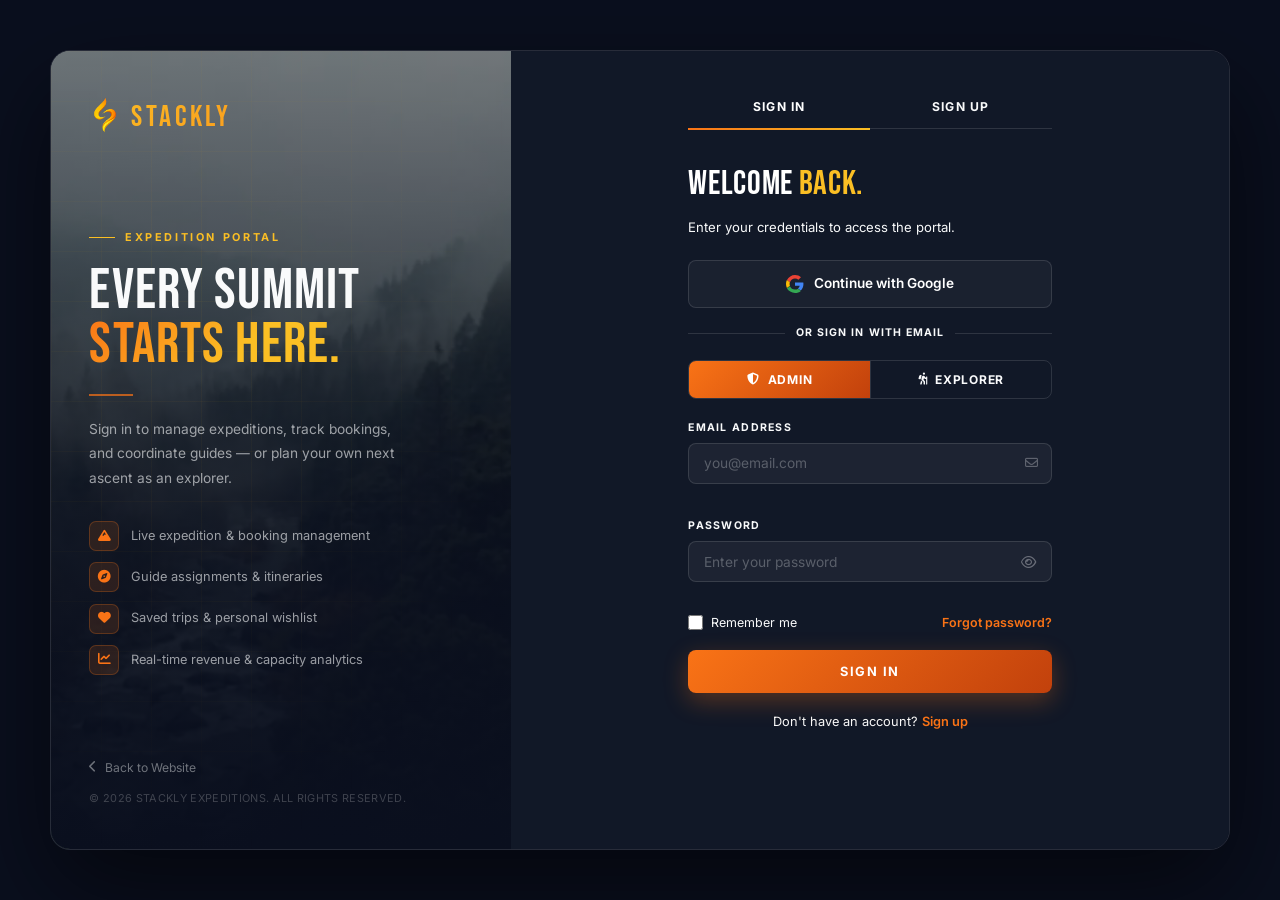
<file: login.html>
<!DOCTYPE html>
<html lang="en">
<head>
<meta charset="UTF-8">
<meta name="viewport" content="width=device-width,initial-scale=1.0">
<title>Sign In — Stackly Expeditions</title>
<link rel="preconnect" href="https://fonts.googleapis.com">
<link href="https://fonts.googleapis.com/css2?family=Bebas+Neue&family=Inter:wght@300;400;500;600;700&family=Playfair+Display:ital,wght@0,400;0,700;1,400&display=swap" rel="stylesheet">
<link rel="stylesheet" href="https://cdnjs.cloudflare.com/ajax/libs/font-awesome/6.5.0/css/all.min.css">
<link rel="stylesheet" href="shared.css">
<style>
html,body{height:100%;overflow:hidden;}
body{display:flex;align-items:center;justify-content:center;padding:1.4rem;}

.shell{
  display:grid;grid-template-columns:460px 1fr;
  width:min(1180px,100%);height:min(800px,96vh);
  border-radius:20px;overflow:hidden;
  border:1px solid var(--glass-border);
  box-shadow:0 40px 100px rgba(0,0,0,.55);
}

/* ── LEFT HERO ── */
.al-hero{position:relative;display:flex;flex-direction:column;justify-content:space-between;padding:2.6rem 2.4rem;overflow:hidden;background:var(--navy);}
.al-hero-bg{position:absolute;inset:0;z-index:0;background:linear-gradient(180deg,rgba(10,15,30,.55) 0%,rgba(10,15,30,.92) 68%,var(--navy) 100%),url('./assets/patagona.webp') center/cover no-repeat;animation:alZoom 22s ease-in-out infinite alternate;}
@keyframes alZoom{from{transform:scale(1)}to{transform:scale(1.08)}}
.al-grid{position:absolute;inset:0;z-index:1;background-image:linear-gradient(rgba(212,160,23,.06) 1px,transparent 1px),linear-gradient(90deg,rgba(212,160,23,.06) 1px,transparent 1px);background-size:50px 50px;mask-image:radial-gradient(ellipse at 30% 30%,#000 0%,transparent 75%);}
.al-top,.al-mid,.al-foot{position:relative;z-index:2;}
.al-logo{font-family:'Bebas Neue',sans-serif;font-size:1.7rem;letter-spacing:.12em;background:linear-gradient(135deg,var(--gold-light),var(--orange));-webkit-background-clip:text;-webkit-text-fill-color:transparent;}
.al-eyebrow{display:inline-flex;align-items:center;gap:.6rem;font-size:.68rem;font-weight:700;letter-spacing:.24em;text-transform:uppercase;color:var(--gold-light);margin-bottom:1.1rem;}
.al-eyebrow::before{content:'';width:26px;height:1px;background:var(--gold-light);display:inline-block;}
.al-h1{font-family:'Bebas Neue',sans-serif;font-size:clamp(2.6rem,5vw,3.6rem);line-height:.95;letter-spacing:.02em;}
.al-h1 em{font-style:normal;background:linear-gradient(135deg,var(--orange) 0%,var(--gold-light) 60%);-webkit-background-clip:text;-webkit-text-fill-color:transparent;}
.al-rule{width:44px;height:2px;background:var(--orange);margin:1.3rem 0;opacity:.7;}
.al-desc{font-size:.86rem;color:rgba(249,250,251,.6);line-height:1.8;max-width:320px;margin-bottom:1.9rem;}
.al-feats{display:flex;flex-direction:column;gap:.7rem;}
.al-feat{display:flex;align-items:center;gap:.75rem;}
.al-feat-ic{width:30px;height:30px;flex-shrink:0;background:rgba(249,115,22,.12);border:1px solid rgba(249,115,22,.25);border-radius:7px;display:flex;align-items:center;justify-content:center;color:var(--orange);font-size:.8rem;}
.al-feat span{font-size:.8rem;color:rgba(249,250,251,.6);}
.al-back{display:inline-flex;align-items:center;gap:.5rem;font-size:.76rem;color:rgba(249,250,251,.42);margin-bottom:.8rem;transition:color .22s;}
.al-back:hover{color:var(--orange);}
.al-copy{font-size:.68rem;color:rgba(249,250,251,.22);letter-spacing:.03em;}

/* ── RIGHT FORM PANEL ── */
.al-panel{background:var(--navy-mid);display:flex;flex-direction:column;overflow-y:auto;overflow-x:hidden;}
.al-panel::-webkit-scrollbar{width:4px;}
.al-panel::-webkit-scrollbar-thumb{background:var(--orange);border-radius:3px;}
.al-inner{width:100%;max-width:440px;margin:0 auto;padding:3rem 2.4rem 2.4rem;flex:1;display:flex;flex-direction:column;}

.al-tabs{display:flex;border-bottom:1.5px solid var(--glass-border);margin-bottom:1.8rem;}
.al-tab{flex:1;padding:0 0 .9rem;background:transparent;font-size:.76rem;font-weight:700;letter-spacing:.1em;text-transform:uppercase;color:var(--text-muted);cursor:pointer;position:relative;transition:color .25s;}
.al-tab::after{content:'';position:absolute;bottom:-1.5px;left:0;right:0;height:2px;background:linear-gradient(90deg,var(--orange),var(--gold-light));transform:scaleX(0);transition:transform .28s cubic-bezier(.4,0,.2,1);}
.al-tab.active{color:#fff;}
.al-tab.active::after{transform:scaleX(1);}

.al-fpanel{display:none;flex-direction:column;flex:1;}
.al-fpanel.active{display:flex;}
.al-h2{font-family:'Bebas Neue',sans-serif;font-size:clamp(1.7rem,3vw,2.1rem);letter-spacing:.02em;color:#fff;margin-bottom:.3rem;}
.al-h2 em{font-style:normal;color:var(--gold-light);}
.al-sub{font-size:.82rem;color:var(--text-muted);margin-bottom:1.4rem;line-height:1.6;}

.google-btn{width:100%;padding:.75rem;background:rgba(255,255,255,.04);border:1.5px solid var(--glass-border);border-radius:8px;display:flex;align-items:center;justify-content:center;gap:.6rem;font-size:.85rem;font-weight:600;color:#fff;transition:border-color .22s,background .22s;}
.google-btn:hover{border-color:var(--orange);background:rgba(249,115,22,.08);}

.al-divider{display:flex;align-items:center;gap:.7rem;margin:1.1rem 0;font-size:.66rem;font-weight:700;letter-spacing:.1em;text-transform:uppercase;color:var(--text-muted);}
.al-divider::before,.al-divider::after{content:'';flex:1;height:1px;background:var(--glass-border);}

.role-toggle{display:grid;grid-template-columns:1fr 1fr;border:1.5px solid var(--glass-border);border-radius:8px;overflow:hidden;margin-bottom:1.3rem;}
.role-btn{padding:.68rem .5rem;background:transparent;font-size:.75rem;font-weight:700;letter-spacing:.06em;text-transform:uppercase;color:var(--text-muted);display:flex;align-items:center;justify-content:center;gap:.5rem;transition:background .22s,color .22s;}
.role-btn+.role-btn{border-left:1.5px solid var(--glass-border);}
.role-btn.active{background:linear-gradient(135deg,var(--orange),var(--orange-deep));color:#fff;}

.fg{margin-bottom:.95rem;}
.fl{display:block;font-size:.66rem;font-weight:700;letter-spacing:.12em;text-transform:uppercase;color:var(--text-mid);margin-bottom:.4rem;}
.fi-wrap{position:relative;}
.fi{width:100%;padding:.72rem 2.4rem .72rem .9rem;background:rgba(255,255,255,.05);border:1.5px solid var(--glass-border);border-radius:8px;font-size:.86rem;color:#fff;transition:border-color .22s,box-shadow .22s,background .22s;outline:none;}
.fi::placeholder{color:rgba(249,250,251,.28);}
.fi:focus{border-color:var(--emerald-light);background:rgba(255,255,255,.07);box-shadow:0 0 0 3px rgba(16,185,129,.12);}
.fi.invalid{border-color:#ef4444;box-shadow:0 0 0 3px rgba(239,68,68,.12);}
.fi.valid{border-color:var(--emerald-light);}
.fi-icon{position:absolute;right:.85rem;top:50%;transform:translateY(-50%);color:rgba(249,250,251,.3);font-size:.8rem;pointer-events:none;}
.fi-btn{position:absolute;right:.75rem;top:50%;transform:translateY(-50%);background:none;color:rgba(249,250,251,.35);cursor:pointer;font-size:.85rem;padding:.2rem;transition:color .22s;}
.fi-btn:hover{color:var(--orange);}
.ferr{display:block;font-size:.69rem;color:#f87171;margin-top:.3rem;min-height:14px;}
.two-col{display:grid;grid-template-columns:1fr 1fr;gap:.85rem;}

.pwd-bars{display:flex;gap:3px;margin-top:.45rem;}
.pwd-bar{flex:1;height:2.5px;border-radius:2px;background:rgba(255,255,255,.08);transition:background .28s;}
.pwd-bar.s-weak{background:#ef4444;}
.pwd-bar.s-fair{background:var(--amber, #f59e0b);}
.pwd-bar.s-good{background:var(--emerald-light);}
.pwd-slabel{font-size:.66rem;color:var(--text-muted);margin-top:.3rem;}

.row-split{display:flex;align-items:center;justify-content:space-between;margin:-.2rem 0 1.1rem;flex-wrap:wrap;gap:.5rem;}
.chk-label{display:flex;align-items:center;gap:.5rem;font-size:.78rem;color:var(--text-mid);cursor:pointer;}
.chk-label input[type=checkbox]{width:15px;height:15px;accent-color:var(--orange);cursor:pointer;}
.link-accent{font-size:.78rem;font-weight:600;color:var(--orange);transition:color .22s;}
.link-accent:hover{color:var(--gold-light);}

.terms-row{display:flex;align-items:flex-start;gap:.55rem;margin:-.2rem 0 1.1rem;font-size:.78rem;color:var(--text-mid);}
.terms-row input[type=checkbox]{width:15px;height:15px;margin-top:2px;accent-color:var(--orange);cursor:pointer;flex-shrink:0;}
.terms-row a{color:var(--orange);font-weight:600;}
.terms-row a:hover{color:var(--gold-light);}

.sub-btn{width:100%;padding:.85rem;background:linear-gradient(135deg,var(--orange),var(--orange-deep));border-radius:8px;font-size:.8rem;font-weight:700;letter-spacing:.12em;text-transform:uppercase;color:#fff;position:relative;overflow:hidden;transition:transform .2s,box-shadow .3s;box-shadow:0 8px 24px rgba(249,115,22,.3);}
.sub-btn::before{content:'';position:absolute;inset:0;background:linear-gradient(135deg,rgba(255,255,255,.2),transparent);transform:translateX(-100%);transition:transform .4s;}
.sub-btn:hover::before{transform:translateX(100%);}
.sub-btn:hover{transform:translateY(-2px);box-shadow:0 12px 30px rgba(249,115,22,.4);}

.switch-note{text-align:center;font-size:.8rem;color:var(--text-muted);margin-top:1.2rem;}
.switch-note a{color:var(--orange);font-weight:600;}
.switch-note a:hover{color:var(--gold-light);}

.mobile-back{display:none;align-items:center;justify-content:center;gap:.5rem;font-size:.8rem;font-weight:600;color:var(--orange);margin-top:1.8rem;padding-top:1.2rem;border-top:1px solid var(--glass-border);width:100%;}
.mobile-back:hover{color:var(--gold-light);}

.al-toast{position:fixed;bottom:1.6rem;right:1.6rem;z-index:9999;background:#070b16;border-left:3px solid var(--orange);border-radius:8px;padding:.9rem 1.1rem;display:flex;align-items:center;gap:.65rem;font-size:.82rem;color:#fff;box-shadow:0 16px 50px rgba(0,0,0,.5);opacity:0;transform:translateY(10px);transition:opacity .28s,transform .28s;max-width:300px;border:1px solid var(--glass-border);}
.al-toast.show{opacity:1;transform:translateY(0);}
.al-toast i{color:var(--gold-light);}

@media(max-width:960px){
  html,body{overflow:auto;height:auto;}
  body{align-items:flex-start;padding:0;background:var(--navy-mid);}
  .shell{grid-template-columns:1fr;height:auto;min-height:100vh;border-radius:0;border:none;}
  .al-hero{display:none;}
  .al-panel{overflow-y:visible;}
  .al-inner{padding:2.6rem 1.8rem 2.2rem;max-width:480px;}
  .mobile-back{display:flex;}
}
@media(max-width:520px){
  .al-inner{padding:2rem 1.2rem 1.8rem;}
  .two-col{grid-template-columns:1fr;}
}
</style>
</head>
<body>

<div class="shell">

  <!-- ══ LEFT HERO ══ -->
  <div class="al-hero">
    <div class="al-hero-bg"></div>
    <div class="al-grid"></div>

    <div class="al-top">
    <a href="index.html" class="nav-logo">
  <img src="./assets/stackly adventure tourism logo.webp" alt="Stackly logo" class="nav-logo-img">
  STACKLY
</a>
    </div>

    <div class="al-mid">
      <div class="al-eyebrow">Expedition Portal</div>
      <div class="al-h1">EVERY SUMMIT<br><em>STARTS HERE.</em></div>
      <div class="al-rule"></div>
      <p class="al-desc">Sign in to manage expeditions, track bookings, and coordinate guides &mdash; or plan your own next ascent as an explorer.</p>
      <div class="al-feats">
        <div class="al-feat"><div class="al-feat-ic"><i class="fa-solid fa-mountain"></i></div><span>Live expedition &amp; booking management</span></div>
        <div class="al-feat"><div class="al-feat-ic"><i class="fa-solid fa-compass"></i></div><span>Guide assignments &amp; itineraries</span></div>
        <div class="al-feat"><div class="al-feat-ic"><i class="fa-solid fa-heart"></i></div><span>Saved trips &amp; personal wishlist</span></div>
        <div class="al-feat"><div class="al-feat-ic"><i class="fa-solid fa-chart-line"></i></div><span>Real-time revenue &amp; capacity analytics</span></div>
      </div>
    </div>

    <div class="al-foot">
      <a href="index.html" class="al-back"><i class="fa-solid fa-chevron-left"></i> Back to Website</a>
      <div class="al-copy">© 2026 STACKLY EXPEDITIONS. ALL RIGHTS RESERVED.</div>
    </div>
  </div>

  <!-- ══ RIGHT PANEL ══ -->
  <div class="al-panel">
    <div class="al-inner">

      <div class="al-tabs">
        <button class="al-tab active" onclick="switchTab('signin')">Sign In</button>
        <button class="al-tab" onclick="switchTab('signup')">Sign Up</button>
      </div>

      <!-- ═ SIGN IN ═ -->
      <div class="al-fpanel active" id="fp-signin">
        <div class="al-h2">Welcome <em>back.</em></div>
        <p class="al-sub">Enter your credentials to access the portal.</p>

        <a href="404.html" class="google-btn" onclick="pmsNav(event)">
          <svg width="18" height="18" viewBox="0 0 48 48"><path fill="#EA4335" d="M24 9.5c3.5 0 6.6 1.2 9.1 3.2l6.8-6.8C35.8 2.3 30.3 0 24 0 14.7 0 6.8 5.4 2.7 13.3l7.9 6.1C12.5 13.1 17.8 9.5 24 9.5z"/><path fill="#4285F4" d="M46.5 24.5c0-1.6-.1-3.1-.4-4.5H24v8.5h12.7c-.6 3-2.3 5.5-4.8 7.2l7.5 5.8C43.7 37.3 46.5 31.4 46.5 24.5z"/><path fill="#FBBC05" d="M10.6 28.6A14.6 14.6 0 0 1 9.5 24c0-1.6.3-3.2.8-4.6l-7.9-6.1A24 24 0 0 0 0 24c0 3.9.9 7.5 2.5 10.8l8.1-6.2z"/><path fill="#34A853" d="M24 48c6.3 0 11.6-2.1 15.5-5.6l-7.5-5.8c-2.1 1.4-4.8 2.3-8 2.3-6.2 0-11.5-3.6-13.4-8.9l-8.1 6.2C6.7 42.6 14.7 48 24 48z"/></svg>
          Continue with Google
        </a>

        <div class="al-divider">or sign in with email</div>

        <div class="role-toggle">
          <button class="role-btn active" id="rb-admin" onclick="setRole('admin')"><i class="fa-solid fa-shield-halved"></i> Admin</button>
          <button class="role-btn" id="rb-user" onclick="setRole('user')"><i class="fa-solid fa-person-hiking"></i> Explorer</button>
        </div>

        <form id="signinForm" novalidate>
          <div class="fg">
            <label class="fl">Email Address</label>
            <div class="fi-wrap">
              <input type="email" id="si-email" class="fi" placeholder="you@email.com" onblur="fv(this,'email')">
              <i class="fa-regular fa-envelope fi-icon"></i>
            </div>
            <span class="ferr" id="e-si-email"></span>
          </div>

          <div class="fg">
            <label class="fl">Password</label>
            <div class="fi-wrap">
              <input type="password" id="si-pwd" class="fi" placeholder="Enter your password" onblur="fv(this,'pwd')">
              <button type="button" class="fi-btn" onclick="togglePwd('si-pwd',this)"><i class="fa-regular fa-eye"></i></button>
            </div>
            <span class="ferr" id="e-si-pwd"></span>
          </div>

          <div class="row-split">
            <label class="chk-label"><input type="checkbox" id="rememberMe"> Remember me</label>
            <a href="404.html" class="link-accent" onclick="pmsNav(event)">Forgot password?</a>
          </div>

          <button type="submit" class="sub-btn">Sign In</button>
        </form>

        <div class="switch-note">Don't have an account? <a href="#" onclick="switchTab('signup');return false;">Sign up</a></div>
      </div>

      <!-- ═ SIGN UP ═ -->
      <div class="al-fpanel" id="fp-signup">
        <div class="al-h2">Join the <em>expedition.</em></div>
        <p class="al-sub">Create your Stackly account and start exploring.</p>

        <a href="404.html" class="google-btn" onclick="pmsNav(event)">
          <svg width="18" height="18" viewBox="0 0 48 48"><path fill="#EA4335" d="M24 9.5c3.5 0 6.6 1.2 9.1 3.2l6.8-6.8C35.8 2.3 30.3 0 24 0 14.7 0 6.8 5.4 2.7 13.3l7.9 6.1C12.5 13.1 17.8 9.5 24 9.5z"/><path fill="#4285F4" d="M46.5 24.5c0-1.6-.1-3.1-.4-4.5H24v8.5h12.7c-.6 3-2.3 5.5-4.8 7.2l7.5 5.8C43.7 37.3 46.5 31.4 46.5 24.5z"/><path fill="#FBBC05" d="M10.6 28.6A14.6 14.6 0 0 1 9.5 24c0-1.6.3-3.2.8-4.6l-7.9-6.1A24 24 0 0 0 0 24c0 3.9.9 7.5 2.5 10.8l8.1-6.2z"/><path fill="#34A853" d="M24 48c6.3 0 11.6-2.1 15.5-5.6l-7.5-5.8c-2.1 1.4-4.8 2.3-8 2.3-6.2 0-11.5-3.6-13.4-8.9l-8.1 6.2C6.7 42.6 14.7 48 24 48z"/></svg>
          Continue with Google
        </a>

        <div class="al-divider">or sign up with email</div>

        <form id="signupForm" novalidate>
          <div class="two-col">
            <div class="fg">
              <label class="fl">First Name</label>
              <input type="text" id="su-first" class="fi" placeholder="First name"
                oninput="this.value=this.value.replace(/[^a-zA-Z\s]/g,'')" onblur="fv(this,'name')">
              <span class="ferr" id="e-su-first"></span>
            </div>
            <div class="fg">
              <label class="fl">Last Name</label>
              <input type="text" id="su-last" class="fi" placeholder="Last name"
                oninput="this.value=this.value.replace(/[^a-zA-Z\s]/g,'')" onblur="fv(this,'name')">
              <span class="ferr" id="e-su-last"></span>
            </div>
          </div>

          <div class="fg">
            <label class="fl">Email Address</label>
            <div class="fi-wrap">
              <input type="email" id="su-email" class="fi" placeholder="your@email.com" onblur="fv(this,'email')">
              <i class="fa-regular fa-envelope fi-icon"></i>
            </div>
            <span class="ferr" id="e-su-email"></span>
          </div>

          <div class="fg">
            <label class="fl">Phone Number</label>
            <div class="fi-wrap">
              <input type="tel" id="su-phone" class="fi" placeholder="+91 98400 00000" maxlength="13"
                oninput="this.value=this.value.replace(/[^0-9+\s]/g,'')" onblur="fv(this,'phone')">
              <i class="fa-solid fa-phone fi-icon"></i>
            </div>
            <span class="ferr" id="e-su-phone"></span>
          </div>

          <div class="fg">
            <label class="fl">Password</label>
            <div class="fi-wrap">
              <input type="password" id="su-pwd" class="fi" placeholder="Create a strong password"
                oninput="pwdStrength(this.value)" onblur="fv(this,'pwd')">
              <button type="button" class="fi-btn" onclick="togglePwd('su-pwd',this)"><i class="fa-regular fa-eye"></i></button>
            </div>
            <div class="pwd-bars">
              <div class="pwd-bar" id="pb1"></div><div class="pwd-bar" id="pb2"></div>
              <div class="pwd-bar" id="pb3"></div><div class="pwd-bar" id="pb4"></div>
            </div>
            <div class="pwd-slabel" id="pslabel"></div>
            <span class="ferr" id="e-su-pwd"></span>
          </div>

          <div class="fg">
            <label class="fl">Confirm Password</label>
            <div class="fi-wrap">
              <input type="password" id="su-cpwd" class="fi" placeholder="Re-enter your password" onblur="fv(this,'cpwd')">
              <i class="fa-solid fa-lock fi-icon"></i>
            </div>
            <span class="ferr" id="e-su-cpwd"></span>
          </div>

          <div class="terms-row">
            <input type="checkbox" id="termsChk">
            <label for="termsChk">I agree to the
              <a href="404.html" onclick="pmsNav(event)">Terms of Service</a> and
              <a href="404.html" onclick="pmsNav(event)">Privacy Policy</a>
            </label>
          </div>

          <button type="submit" class="sub-btn">Create Account</button>
        </form>

        <div class="switch-note">Already have an account? <a href="#" onclick="switchTab('signin');return false;">Sign in</a></div>
      </div>

      <!-- BACK TO WEBSITE — bottom, mobile/tablet only -->
      <a href="index.html" class="mobile-back"><i class="fa-solid fa-chevron-left" style="font-size:.68rem;"></i> Back to Website</a>

    </div>
  </div>

</div>

<div class="al-toast" id="toast"><i class="fa-solid fa-circle-check"></i><span id="toastMsg"></span></div>

<script>
'use strict';
var currentRole='admin';

function pmsNav(e){
  if(e&&e.preventDefault)e.preventDefault();
  try{sessionStorage.setItem('pms_ref','login.html');sessionStorage.setItem('pms_back','index.html');}catch(err){}
  window.location.href='404.html';
}

function nameFromEmail(e){
  var l=(e.split('@')[0]||'Explorer').replace(/[._\-+]+/g,' ').trim();
  return l.split(' ').filter(Boolean).map(function(w){return w[0].toUpperCase()+w.slice(1).toLowerCase();}).join(' ')||'Explorer';
}
function initials(n){return n.split(' ').map(function(x){return x[0];}).join('').toUpperCase().slice(0,2);}
function store(name,email,role){
  try{
    localStorage.setItem('sl_user',name);
    localStorage.setItem('sl_email',email);
    localStorage.setItem('sl_role',role);
    localStorage.setItem('sl_initials',initials(name));
  }catch(err){}
}
function toast(msg){
  var t=document.getElementById('toast');
  document.getElementById('toastMsg').textContent=msg;
  t.classList.add('show');
  setTimeout(function(){t.classList.remove('show');},3000);
}

function switchTab(t){
  document.querySelectorAll('.al-tab').forEach(function(b,i){b.classList.toggle('active',i===(t==='signin'?0:1));});
  document.getElementById('fp-signin').classList.toggle('active',t==='signin');
  document.getElementById('fp-signup').classList.toggle('active',t==='signup');
}

function setRole(r){
  currentRole=r;
  document.getElementById('rb-admin').classList.toggle('active',r==='admin');
  document.getElementById('rb-user').classList.toggle('active',r==='user');
}

function togglePwd(id,btn){
  var i=document.getElementById(id),s=i.type==='password';
  i.type=s?'text':'password';
  btn.innerHTML=s?'<i class="fa-regular fa-eye-slash"></i>':'<i class="fa-regular fa-eye"></i>';
}

function pwdStrength(v){
  var s=0;
  if(v.length>=8)s++;
  if(/[A-Z]/.test(v))s++;
  if(/[0-9]/.test(v))s++;
  if(/[^A-Za-z0-9]/.test(v))s++;
  var cls=['','s-weak','s-fair','s-good','s-good'];
  var lbl=['','Weak','Fair','Strong','Very Strong'];
  ['pb1','pb2','pb3','pb4'].forEach(function(id,i){
    var el=document.getElementById(id);
    el.className='pwd-bar';
    if(i<s)el.classList.add(cls[s]);
  });
  document.getElementById('pslabel').textContent=v.length?lbl[s]:'';
}

function fv(el,type){
  var v=el.value.trim(),msg='';
  var err=document.getElementById('e-'+el.id);
  if(type==='name'){if(!v)msg='Required.';else if(v.length<2)msg='At least 2 characters.';}
  else if(type==='email'){if(!v)msg='Email required.';else if(!/^[^\s@]+@[^\s@]+\.[^\s@]+$/.test(v))msg='Invalid email address.';}
  else if(type==='phone'){if(!v)msg='Phone required.';else if(!/^[+]?[0-9\s]{10,13}$/.test(v))msg='Enter a valid number.';}
  else if(type==='pwd'){if(!v)msg='Password required.';else if(v.length<8)msg='Minimum 8 characters.';}
  else if(type==='cpwd'){var p=document.getElementById('su-pwd').value;if(!v)msg='Please confirm.';else if(v!==p)msg='Passwords do not match.';}
  if(err)err.textContent=msg;
  el.classList.toggle('invalid',!!msg);
  el.classList.toggle('valid',!msg&&!!v);
  return !msg;
}

/* ── sign in ── */
document.getElementById('signinForm').addEventListener('submit',function(e){
  e.preventDefault();
  var emailEl=document.getElementById('si-email');
  var ok=[fv(emailEl,'email'),fv(document.getElementById('si-pwd'),'pwd')].every(Boolean);
  if(ok){
    var email=emailEl.value.trim(),name=nameFromEmail(email);
    store(name,email,currentRole);
    var dest=currentRole==='admin'?'dashboard_admin.html':'dashboard_user.html';
    toast('Welcome back, '+name.split(' ')[0]+'!');
    setTimeout(function(){window.location.href=dest;},950);
  }
});

/* ── sign up ── */
document.getElementById('signupForm').addEventListener('submit',function(e){
  e.preventDefault();
  if(!document.getElementById('termsChk').checked){toast('Please agree to the Terms of Service.');return;}
  var fields=[
    {id:'su-first',t:'name'},{id:'su-last',t:'name'},
    {id:'su-email',t:'email'},{id:'su-phone',t:'phone'},
    {id:'su-pwd',t:'pwd'},{id:'su-cpwd',t:'cpwd'}
  ];
  var ok=fields.map(function(f){return fv(document.getElementById(f.id),f.t);}).every(Boolean);
  if(ok){
    var first=document.getElementById('su-first').value.trim();
    var last=document.getElementById('su-last').value.trim();
    var name=(first+' '+last).trim();
    var email=document.getElementById('su-email').value.trim();
    store(name,email,'user');
    toast('Account created! Welcome, '+first+'. Redirecting to sign in\u2026');
    setTimeout(function(){window.location.href='login.html';},1200);
  }
});
</script>
</body>
</html>
</file>
<file: shared.css>
/* ═══════════════════════════════════════
   APEX EXPEDITIONS — SHARED STYLESHEET
═══════════════════════════════════════ */
:root {
  --navy:         #0a0f1e;
  --navy-mid:     #111827;
  --navy-card:    #0d1426;
  --emerald:      #0d6e4e;
  --emerald-light:#10b981;
  --orange:       #f97316;
  --orange-deep:  #c2410c;
  --gold:         #d4a017;
  --gold-light:   #fbbf24;
  --gray-stone:   #374151;
  --gray-light:   #9ca3af;
  --white:        #f9fafb;
  --glass:        rgba(255,255,255,0.06);
  --glass-border: rgba(255,255,255,0.12);
  --nav-h:        72px;
}

/* ── RESET ── */
*, *::before, *::after { box-sizing: border-box; margin: 0; padding: 0; }
html { scroll-behavior: smooth; overflow-x: hidden; }
body { font-family: 'Inter', sans-serif; background: var(--navy); color: var(--white); overflow-x: hidden; line-height: 1.6; }
img { display: block; max-width: 100%; height: auto; }
a { text-decoration: none; color: inherit; }
button { font-family: 'Inter', sans-serif; cursor: pointer; border: none; background: none; }
input, select, textarea { font-family: 'Inter', sans-serif; }
::selection { background: var(--orange); color: #fff; }
::-webkit-scrollbar { width: 4px; }
::-webkit-scrollbar-track { background: var(--navy); }
::-webkit-scrollbar-thumb { background: var(--orange); border-radius: 2px; }

/* ── LOADER ── */
#loader { position: fixed; inset: 0; z-index: 10000; background: var(--navy); display: flex; flex-direction: column; align-items: center; justify-content: center; transition: opacity .6s, visibility .6s; }
#loader.gone { opacity: 0; visibility: hidden; pointer-events: none; }
.loader-logo { font-family: 'Bebas Neue', sans-serif; font-size: 3.5rem; letter-spacing: .12em; background: linear-gradient(135deg, var(--gold-light), var(--orange)); -webkit-background-clip: text; -webkit-text-fill-color: transparent; animation: ldrPulse 1.4s ease-in-out infinite; }
@keyframes ldrPulse { 0%,100%{opacity:1}50%{opacity:.4} }
.loader-bar { width: 200px; height: 2px; background: rgba(255,255,255,.1); border-radius: 1px; margin-top: 1.2rem; overflow: hidden; }
.loader-fill { height: 100%; width: 0; background: linear-gradient(90deg, var(--orange), var(--gold-light)); animation: ldrFill 1.5s ease forwards; }
@keyframes ldrFill { to { width: 100%; } }
.loader-text { font-size: .7rem; letter-spacing: .25em; text-transform: uppercase; color: var(--gray-light); margin-top: .8rem; }

/* ── NAV ── */
nav {
  position: fixed; top: 0; left: 0; right: 0; z-index: 1000;
  display: flex; align-items: center; justify-content: space-between;
  padding: 1rem 3.5rem; height: var(--nav-h);
  transition: background .4s, backdrop-filter .4s, height .4s;
}
nav.scrolled { background: rgba(10,15,30,.94); backdrop-filter: blur(22px); height: 60px; border-bottom: 1px solid var(--glass-border); }
.nav-logo { font-family: 'Bebas Neue', sans-serif; font-size: 1.9rem; letter-spacing: .12em; background: linear-gradient(135deg, var(--gold-light), var(--orange)); -webkit-background-clip: text; -webkit-text-fill-color: transparent; flex-shrink: 0; }
.nav-links { display: flex; gap: .05rem; list-style: none; align-items: center; }
.nav-links a { color: rgba(249,250,251,.75); font-size: .78rem; font-weight: 500; letter-spacing: .07em; text-transform: uppercase; padding: .45rem .8rem; position: relative; transition: color .3s; white-space: nowrap; }
.nav-links a::after { content: ''; position: absolute; bottom: 0; left: .8rem; right: .8rem; height: 1.5px; background: var(--orange); transform: scaleX(0); transform-origin: left; transition: transform .3s; }
.nav-links a:hover { color: var(--white); }
.nav-links a:hover::after, .nav-links a.active::after { transform: scaleX(1); }
.nav-links a.active { color: var(--gold-light); }
.nav-right { display: flex; align-items: center; gap: .6rem; flex-shrink: 0; }
.nav-login-btn { background: transparent; border: 1.5px solid var(--glass-border); color: var(--white); padding: .48rem 1.1rem; border-radius: 3px; font-size: .76rem; font-weight: 600; letter-spacing: .08em; text-transform: uppercase; transition: border-color .3s, background .3s, color .3s; white-space: nowrap; }
.nav-login-btn:hover { border-color: var(--orange); background: rgba(249,115,22,.1); color: var(--orange); }
.nav-cta { background: linear-gradient(135deg, var(--orange), var(--orange-deep)); color: #fff; padding: .52rem 1.3rem; border-radius: 3px; font-size: .76rem; font-weight: 600; letter-spacing: .08em; text-transform: uppercase; transition: transform .2s, box-shadow .3s; white-space: nowrap; }
.nav-cta:hover { transform: translateY(-2px); box-shadow: 0 8px 24px rgba(249,115,22,.4); }

/* Hamburger */
.hamburger { display: none; flex-direction: column; justify-content: center; align-items: center; width: 40px; height: 40px; flex-shrink: 0; position: relative; z-index: 1001; }
.hamburger span { display: block; width: 24px; height: 2px; background: var(--orange); border-radius: 1px; position: absolute; transition: transform .35s cubic-bezier(.23,1,.32,1), opacity .25s; }
.hamburger span:nth-child(1) { transform: translateY(-7px); }
.hamburger span:nth-child(3) { transform: translateY(7px); }
.hamburger.open span:nth-child(1) { transform: translateY(0) rotate(45deg); }
.hamburger.open span:nth-child(2) { opacity: 0; transform: scaleX(0); }
.hamburger.open span:nth-child(3) { transform: translateY(0) rotate(-45deg); }

/* Mobile menu */
.mobile-menu { position: fixed; top: var(--nav-h); left: 0; right: 0; z-index: 999; background: rgba(10,15,30,.97); backdrop-filter: blur(22px); border-bottom: 1px solid var(--glass-border); padding: 1.5rem 2rem 2rem; display: none; flex-direction: column; gap: .2rem; }
.mobile-menu.open { display: flex; animation: mDrop .35s cubic-bezier(.23,1,.32,1) both; }
@keyframes mDrop { from{opacity:0;transform:translateY(-12px)} to{opacity:1;transform:translateY(0)} }
.mobile-menu a { color: rgba(249,250,251,.8); font-size: .9rem; font-weight: 600; letter-spacing: .1em; text-transform: uppercase; padding: .8rem 0; border-bottom: 1px solid rgba(255,255,255,.06); transition: color .3s, padding-left .2s; }
.mobile-menu a:hover { color: var(--orange); padding-left: 6px; }
.mobile-menu a:last-of-type { border-bottom: none; }
.mob-btns { display: flex; gap: .75rem; margin-top: 1rem; flex-wrap: wrap; }
.mob-btns .nav-login-btn, .mob-btns .nav-cta { flex: 1; min-width: 120px; text-align: center; }

/* ── PAGE HERO BANNER ── */
.page-hero { position: relative; padding-top: var(--nav-h); min-height: 55vh; display: flex; align-items: center; overflow: hidden; }
.page-hero .float-deco-wrap-r { overflow: visible; }
.page-hero-bg { position: absolute; inset: 0; background-size: cover; background-position: center; filter: brightness(.25); }
.page-hero-overlay { position: absolute; inset: 0; background: linear-gradient(135deg, rgba(10,15,30,.85) 0%, rgba(10,15,30,.5) 100%); }
.page-hero-grid { position: absolute; inset: 0; background-image: linear-gradient(rgba(212,160,23,.05) 1px, transparent 1px), linear-gradient(90deg, rgba(212,160,23,.05) 1px, transparent 1px); background-size: 60px 60px; animation: gridDrift 22s linear infinite; }
@keyframes gridDrift { 0%{background-position:0 0}100%{background-position:60px 60px} }
.page-hero-content { position: relative; z-index: 2; padding: 4rem 3.5rem; max-width: 900px; }
.page-eyebrow { display: inline-flex; align-items: center; gap: .7rem; font-size: .7rem; font-weight: 700; letter-spacing: .28em; text-transform: uppercase; color: var(--gold-light); margin-bottom: 1.2rem; }
.page-eyebrow::before { content: ''; display: inline-block; width: 30px; height: 1px; background: var(--gold-light); }
.page-h1 { font-family: 'Bebas Neue', sans-serif; font-size: clamp(3rem, 8vw, 6.5rem); line-height: .92; letter-spacing: .02em; }
.page-h1 em { font-style: normal; background: linear-gradient(135deg, var(--orange) 0%, var(--gold-light) 60%); -webkit-background-clip: text; -webkit-text-fill-color: transparent; }
.page-sub { margin-top: 1rem; font-size: 1rem; font-weight: 300; color: rgba(249,250,251,.72); max-width: 520px; line-height: 1.75; }
.breadcrumb { display: flex; align-items: center; gap: .5rem; font-size: .72rem; color: rgba(249,250,251,.55); margin-bottom: 1.2rem; flex-wrap: wrap; }
.breadcrumb a { color: var(--orange); transition: color .25s; }
.breadcrumb a:hover { color: var(--gold-light); }
.breadcrumb span { color: rgba(249,250,251,.3); }

/* ── SHARED SECTION ── */
.section-pad { padding: 6rem 3.5rem; }
.section-eyebrow { font-size: .72rem; font-weight: 700; letter-spacing: .25em; text-transform: uppercase; color: var(--orange); margin-bottom: .8rem; display: flex; align-items: center; gap: .6rem; }
.section-eyebrow::before { content: ''; display: inline-block; width: 26px; height: 1.5px; background: var(--orange); }
.section-h2 { font-family: 'Bebas Neue', sans-serif; font-size: clamp(2.4rem, 5vw, 4rem); line-height: 1; letter-spacing: .02em; }
.section-sub { color: var(--gray-light); font-size: .96rem; line-height: 1.75; max-width: 560px; margin-top: .8rem; }
.text-center { text-align: center; }
.text-center .section-sub { margin-left: auto; margin-right: auto; }
.gold-text { color: var(--gold-light); }
.orange-text { color: var(--orange); }

/* ── BUTTONS ── */
.btn-primary { display: inline-flex; align-items: center; gap: .5rem; background: linear-gradient(135deg, var(--orange), var(--orange-deep)); color: #fff; padding: .85rem 2rem; border-radius: 3px; font-size: .82rem; font-weight: 600; letter-spacing: .1em; text-transform: uppercase; position: relative; overflow: hidden; transition: transform .25s, box-shadow .3s; }
.btn-primary::before { content: ''; position: absolute; inset: 0; background: linear-gradient(135deg, rgba(255,255,255,.2), transparent); transform: translateX(-100%); transition: transform .4s; }
.btn-primary:hover::before { transform: translateX(100%); }
.btn-primary:hover { transform: translateY(-3px); box-shadow: 0 12px 32px rgba(249,115,22,.45); }
.btn-ghost { display: inline-flex; align-items: center; gap: .5rem; background: transparent; border: 1.5px solid rgba(249,250,251,.3); color: var(--white); padding: .85rem 2rem; border-radius: 3px; font-size: .82rem; font-weight: 600; letter-spacing: .1em; text-transform: uppercase; transition: border-color .3s, background .3s, transform .25s, color .3s; }
.btn-ghost:hover { border-color: var(--gold-light); background: rgba(212,160,23,.1); color: var(--gold-light); transform: translateY(-3px); }
.btn-outline-orange { display: inline-flex; align-items: center; gap: .5rem; background: transparent; border: 1.5px solid var(--orange); color: var(--orange); padding: .75rem 1.8rem; border-radius: 3px; font-size: .8rem; font-weight: 600; letter-spacing: .1em; text-transform: uppercase; transition: background .25s, color .25s, transform .2s; }
.btn-outline-orange:hover { background: var(--orange); color: #fff; transform: scale(1.03); }

/* ── CARDS ── */
.card-glass { background: var(--glass); border: 1px solid var(--glass-border); border-radius: 8px; backdrop-filter: blur(14px); }

/* ── FORM SHARED ── */
.form-group { display: flex; flex-direction: column; gap: .38rem; margin-bottom: .95rem; }
.form-group label { font-size: .7rem; font-weight: 700; letter-spacing: .12em; text-transform: uppercase; color: var(--gray-light); }
.form-group input, .form-group select, .form-group textarea { background: rgba(255,255,255,.05); border: 1.5px solid var(--glass-border); color: var(--white); padding: .72rem 1rem; border-radius: 4px; font-size: .88rem; transition: border-color .3s, box-shadow .3s; outline: none; width: 100%; }
.form-group input:focus, .form-group select:focus, .form-group textarea:focus { border-color: var(--emerald-light); box-shadow: 0 0 0 3px rgba(16,185,129,.12); }
.form-group input.error, .form-group select.error, .form-group textarea.error { border-color: #ef4444; box-shadow: 0 0 0 3px rgba(239,68,68,.12); }
.form-group .field-err { font-size: .69rem; color: #ef4444; display: none; }
.form-group.has-error .field-err { display: block; }
.form-group textarea { resize: vertical; min-height: 100px; }
.form-group select option { background: var(--navy-mid); }
.form-row { display: grid; grid-template-columns: 1fr 1fr; gap: 1rem; margin-bottom: .95rem; }
.form-submit { width: 100%; background: linear-gradient(135deg, var(--orange), var(--orange-deep)); border: none; padding: 1rem; color: #fff; font-size: .88rem; font-weight: 700; letter-spacing: .1em; text-transform: uppercase; border-radius: 4px; transition: transform .25s, box-shadow .3s; margin-top: .4rem; position: relative; overflow: hidden; }
.form-submit::before { content: ''; position: absolute; inset: 0; background: linear-gradient(135deg, rgba(255,255,255,.2), transparent); transform: translateX(-100%); transition: transform .4s; }
.form-submit:hover::before { transform: translateX(100%); }
.form-submit:hover { transform: translateY(-2px); box-shadow: 0 12px 28px rgba(249,115,22,.4); }
.form-success { display: none; text-align: center; padding: 2.5rem 1rem; }
.success-icon { width: 64px; height: 64px; border-radius: 50%; background: linear-gradient(135deg, var(--emerald), var(--emerald-light)); display: flex; align-items: center; justify-content: center; font-size: 1.8rem; margin: 0 auto 1rem; animation: popIn .4s cubic-bezier(.17,.67,.37,1.25); }
@keyframes popIn { from{transform:scale(0)}to{transform:scale(1)} }
.form-success h3 { font-family: 'Bebas Neue', sans-serif; font-size: 2rem; color: var(--gold-light); margin-bottom: .5rem; }
.form-success p { color: var(--gray-light); font-size: .9rem; }


.nav-logo{
  display:flex;
  align-items:center;
  gap:.6rem;
}
.nav-logo-img{
  height:48px;
  width:auto;
  display:block;
  flex-shrink:0;
}
@media(max-width:768px){
  .nav-logo-img{ height:38px; }
}

.footer-brand-name{
  display:flex;
  flex-direction:row;
  align-items:center;
  flex-wrap:nowrap;
  gap:.6rem;
  white-space:nowrap;
  margin-bottom:.7rem;
}
.footer-logo-img{
  height:48px;
  width:auto;
  max-width:48px;
  display:block;
  flex-shrink:0;
}
/* ── FOOTER ── */
footer { background: #060b18; border-top: 1px solid var(--glass-border); padding: 4.5rem 3.5rem 0; }
.footer-grid { display: grid; grid-template-columns: 1.8fr 1fr 1fr 1fr 1.5fr; gap: 2.5rem; margin-bottom: 3rem; }
.footer-brand-text { font-family: 'Bebas Neue', sans-serif; font-size: 2.1rem; letter-spacing: .1em; background: linear-gradient(135deg, var(--gold-light), var(--orange)); -webkit-background-clip: text; -webkit-text-fill-color: transparent; line-height:1; }
.footer-tagline { font-size: .83rem; color: var(--gray-light); line-height: 1.75; max-width: 260px; }
.footer-social { display: flex; gap: .6rem; margin-top: 1.4rem; flex-wrap: wrap; }
.social-btn { width: 36px; height: 36px; border-radius: 6px; background: var(--glass); border: 1px solid var(--glass-border); display: flex; align-items: center; justify-content: center; color: var(--gray-light); font-size: .9rem; transition: background .25s, color .25s, transform .2s; }
.social-btn:hover { background: var(--orange); color: #fff; transform: translateY(-3px); }
.footer-col h4 { font-size: .73rem; font-weight: 700; letter-spacing: .18em; text-transform: uppercase; color: var(--gold-light); margin-bottom: 1.2rem; }
.footer-links { list-style: none; display: flex; flex-direction: column; gap: .62rem; }
.footer-links a { color: var(--gray-light); font-size: .83rem; transition: color .25s, padding-left .2s; display: flex; align-items: center; gap: .35rem; }
.footer-links a:hover { color: var(--white); padding-left: 5px; }
.nl-desc { font-size: .82rem; color: var(--gray-light); line-height: 1.65; margin-bottom: 1rem; }
.nl-form { display: flex; }
.nl-input { flex: 1; background: rgba(255,255,255,.05); border: 1.5px solid var(--glass-border); border-right: none; color: #fff; padding: .7rem 1rem; border-radius: 4px 0 0 4px; font-size: .85rem; outline: none; transition: border-color .3s; }
.nl-input:focus { border-color: var(--orange); }
.nl-input.err { border-color: #ef4444; }
.nl-btn { background: var(--orange); border: 1.5px solid var(--orange); color: #fff; padding: .7rem 1rem; border-radius: 0 4px 4px 0; font-size: .9rem; font-weight: 700; transition: background .25s; flex-shrink: 0; }
.nl-btn:hover { background: var(--orange-deep); }
.nl-msg { font-size: .7rem; margin-top: .4rem; }
.nl-msg.ok { color: var(--emerald-light); }
.nl-msg.err-msg { color: #ef4444; }
.footer-bottom { display: flex; justify-content: space-between; align-items: center; padding: 1.8rem 0; border-top: 1px solid var(--glass-border); font-size: .75rem; color: var(--gray-light); flex-wrap: wrap; gap: .8rem; }
.footer-bottom-links { display: flex; gap: 1.5rem; flex-wrap: wrap; }
.footer-bottom-links a { color: var(--gray-light); transition: color .25s; }
.footer-bottom-links a:hover { color: var(--white); }

/* ── SCROLL TOP ── */
#scroll-top { position: fixed; bottom: 2.5rem; left: 2rem; z-index: 900; width: 44px; height: 44px; border-radius: 50%; background: var(--glass); border: 1.5px solid var(--glass-border); backdrop-filter: blur(12px); color: #fff; font-size: 1.1rem; display: flex; align-items: center; justify-content: center; transition: background .25s, transform .25s, opacity .4s; opacity: 0; pointer-events: none; }
#scroll-top.visible { opacity: 1; pointer-events: all; }
#scroll-top:hover { background: var(--orange); transform: translateY(-3px); }

/* ── FLOAT BTN ── */
#float-btn { position: fixed; bottom: 2.5rem; right: 2rem; z-index: 900; background: linear-gradient(135deg, var(--orange), var(--orange-deep)); color: #fff; padding: .8rem 1.4rem; border-radius: 40px; font-size: .78rem; font-weight: 700; letter-spacing: .1em; text-transform: uppercase; box-shadow: 0 8px 24px rgba(249,115,22,.5); display: flex; align-items: center; gap: .5rem; transition: transform .25s, box-shadow .3s; animation: floatBob 3s ease-in-out infinite; }
#float-btn:hover { transform: scale(1.05) translateY(-2px); box-shadow: 0 14px 32px rgba(249,115,22,.6); animation: none; }
@keyframes floatBob { 0%,100%{transform:translateY(0)}50%{transform:translateY(-5px)} }

/* ── AOS ── */
@keyframes fadeUp { from{opacity:0;transform:translateY(28px)}to{opacity:1;transform:translateY(0)} }

/* ═══════════════════════
   FLOATING TILT DECOR IMAGES
   (fills empty right-side space on every page)
═══════════════════════ */
.float-deco-wrap-r { position:absolute; top:0; right:0; width:260px; height:100%; pointer-events:none; z-index:1; overflow:visible; }
.float-deco { position:absolute; border-radius:14px; overflow:hidden; box-shadow:0 20px 45px rgba(0,0,0,.45); border:3px solid rgba(251,191,36,.25); pointer-events:none; }
.float-deco img { width:100%; height:100%; object-fit:cover; display:block; }
.float-deco-r1 { width:128px; height:160px; top:16%; right:2rem; transform:rotate(9deg); animation:floatTilt2 6.8s ease-in-out infinite; }
.float-deco-r2 { width:104px; height:104px; top:48%; right:.5rem; transform:rotate(-7deg); animation:floatTilt3 7.8s ease-in-out infinite; animation-delay:.4s; }
.float-deco-r3 { width:118px; height:144px; top:72%; right:3.2rem; transform:rotate(6deg); animation:floatTilt1 8.2s ease-in-out infinite; animation-delay:.9s; }
@keyframes floatTilt1 { 0%,100%{transform:translateY(0) rotate(-9deg)} 50%{transform:translateY(-16px) rotate(-3deg)} }
@keyframes floatTilt2 { 0%,100%{transform:translateY(0) rotate(7deg)} 50%{transform:translateY(14px) rotate(13deg)} }
@keyframes floatTilt3 { 0%,100%{transform:translateY(0) rotate(-5deg)} 50%{transform:translateY(-12px) rotate(-11deg)} }
@media (max-width:1280px) { .float-deco-wrap-r { width:200px; } .float-deco-r1{right:1rem;} .float-deco-r3{right:2rem;} }
@media (max-width:768px) { .float-deco-wrap-r { display:none; } }

/* ═══════════════════════
   RESPONSIVE BREAKPOINTS
═══════════════════════ */
/* 1280 */
@media (max-width:1280px) {
  nav { padding: 1rem 2.5rem; }
  .page-hero-content { padding: 3.5rem 2.5rem; }
  .section-pad { padding: 5.5rem 2.5rem; }
  footer { padding: 4rem 2.5rem 0; }
  .footer-grid { grid-template-columns: 1.5fr 1fr 1fr 1fr; }
  .footer-grid > div:last-child { grid-column: 1/-1; }
}
/* 1024 — full nav (links + login) stays, same as 1140px; footer collapses to 2 columns */
@media (max-width:1024px) {
  .footer-grid { grid-template-columns: 1fr 1fr; gap: 2rem; }
  .footer-grid > div:last-child { grid-column: auto; }
}
/* Book Now hidden 370px–1024px (mobile menu has its own Book Now button instead) */
/* Book Now hidden below 1024px (mobile menu has its own Book Now button instead) */
@media (max-width:1023px) {
  .nav-right .nav-cta { display: none !important; }
}
/* Below 1024px (tablet + mobile) — hamburger takes over, nav links/login collapse into it */
@media (max-width:1023px) {
  .nav-links { display: none; }
  .nav-right .nav-login-btn { display: none; }
  .hamburger { display: flex; }
}
/* 768 */
@media (max-width:768px) {
  :root { --nav-h: 60px; }
  nav { padding: .85rem 1.2rem; }
  nav.scrolled { height: 54px; }
  .section-pad { padding: 4rem 1.5rem; }
  .page-hero { min-height: 45vh; }
  .page-hero-content { padding: 2.5rem 1.5rem; }
  .page-h1 { font-size: clamp(2.5rem,10vw,4rem); }
  .footer-grid { grid-template-columns: 1fr; gap: 2rem; }
  .footer-tagline { max-width: 100%; }
  footer { padding: 3rem 1.5rem 0; }
  .footer-bottom { flex-direction: column; text-align: center; }
  .footer-bottom-links { justify-content: center; }
  .form-row { grid-template-columns: 1fr; }
}
/* 540 */
@media (max-width:540px) {
  nav { padding: .75rem 1rem; }
  .section-pad { padding: 3.5rem 1.2rem; }
  .page-hero-content { padding: 2rem 1.2rem; }
  footer { padding: 2.5rem 1.2rem 0; }
  .mob-btns { flex-direction: column; }
  .mob-btns .nav-login-btn, .mob-btns .nav-cta { width: 100%; }
}
/* 400 */
@media (max-width:400px) {
  .page-h1 { font-size: clamp(2rem,12vw,3rem); }
  .footer-bottom-links { flex-direction: column; gap: .4rem; align-items: center; }
}

@media (prefers-reduced-motion:reduce) {
  *,*::before,*::after { animation-duration:.01ms !important; transition-duration:.01ms !important; animation-iteration-count:1 !important; }
}
</file>
